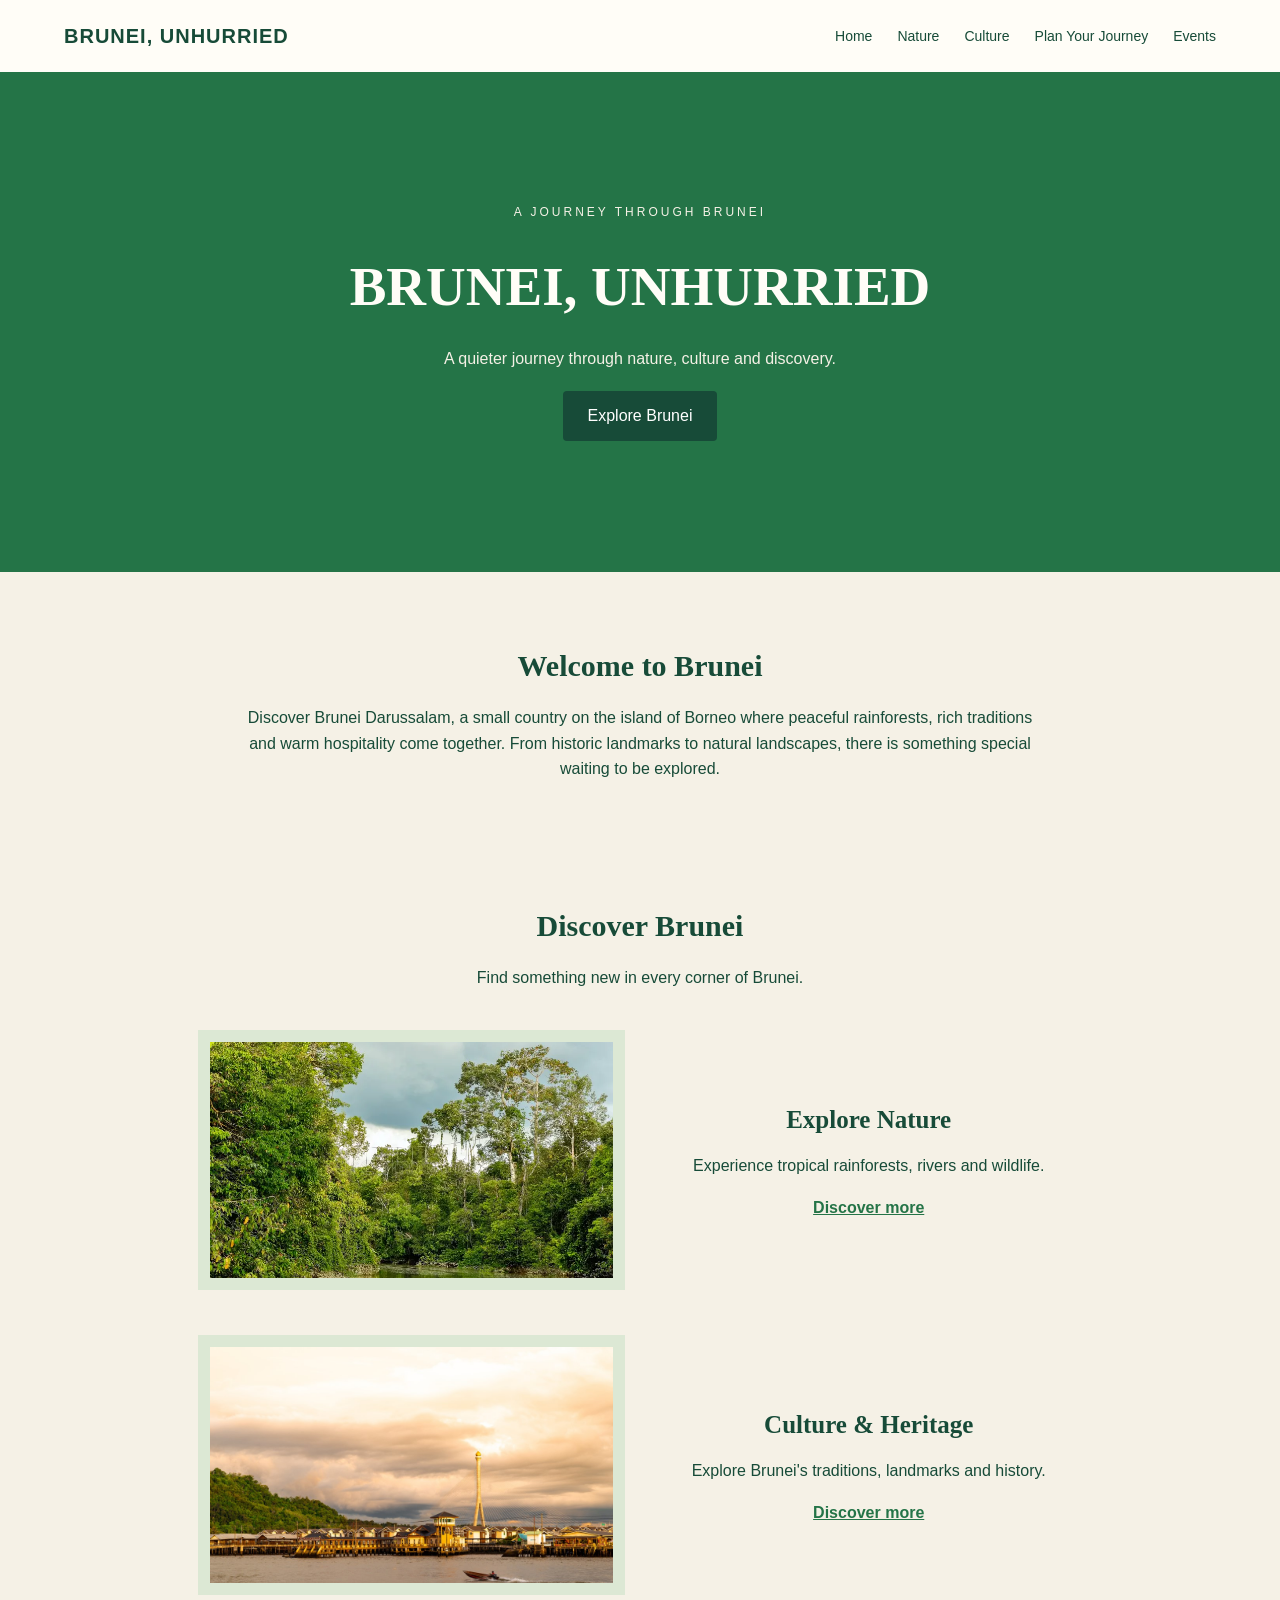
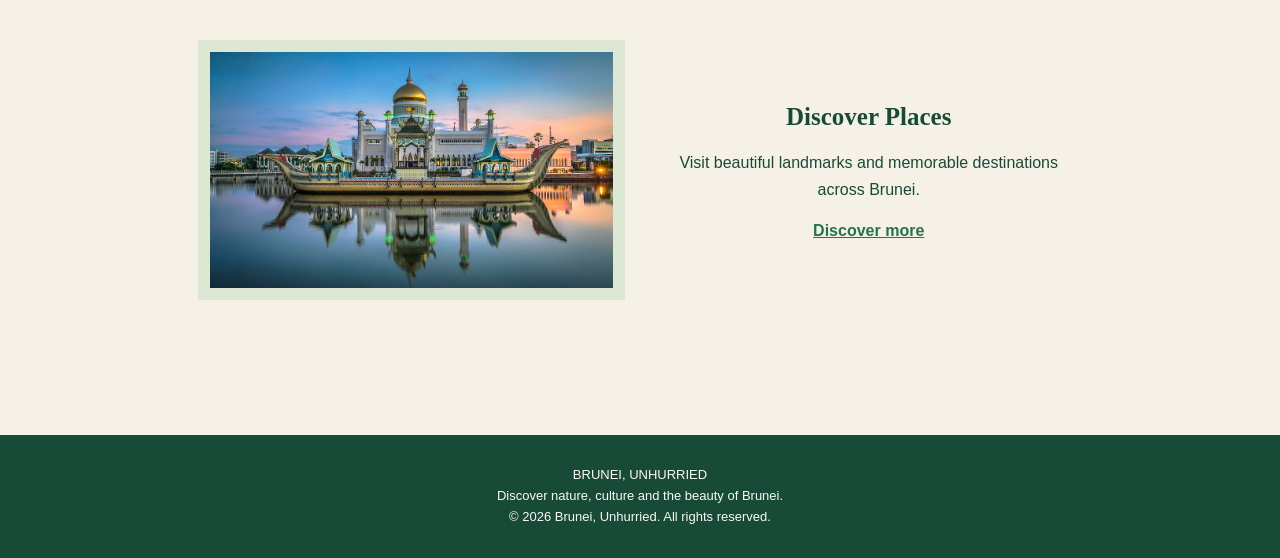
<file: index.html>
<!DOCTYPE html>
<html lang="en">
<head>
    <meta charset="UTF-8">
    <meta name="viewport" content="width=device-width, initial-scale=1.0">

    <title>Brunei, Unhurried | Discover Brunei</title>

    <!-- Link to external CSS -->
    <link rel="stylesheet" href="css/style.css">
</head>

<body>

    <!-- Website navigation -->
    <header>
        <nav class="navbar">
            <a href="index.html" class="logo">BRUNEI, UNHURRIED</a>

            <button class="menu-toggle" aria-label="Open navigation menu"
                aria-expanded="false">
                ☰
            </button>

            <ul class="nav-links">
                <li><a href="index.html">Home</a></li>
                <li><a href="discover.html">Nature</a></li>
                <li><a href="attractions.html">Culture</a></li>
                <li><a href="plan.html">Plan Your Journey</a></li>
                <li><a href="events-contact.html">Events</a></li>
            </ul>
        </nav>
    </header>

    <!-- Main homepage content -->
    <main>

        <!-- Hero section -->
        <section class="hero">
            <div class="hero-content">
                <p class="hero-subtitle">A JOURNEY THROUGH BRUNEI</p>

                <h1>BRUNEI, UNHURRIED</h1>

                <p>
                    A quieter journey through nature,
                    culture and discovery.
                </p>

                <a href="discover.html" class="main-button">
                    Explore Brunei
                </a>
            </div>
        </section>

        <!-- Welcome section -->
        <section class="welcome">
            <h2>Welcome to Brunei</h2>

            <p>
                Discover Brunei Darussalam, a small country on the
                island of Borneo where peaceful rainforests,
                rich traditions and warm hospitality come together.
                From historic landmarks to natural landscapes,
                there is something special waiting to be explored.
            </p>
        </section>

        <!-- Featured destinations -->
        <section class="discover">
            <h2>Discover Brunei</h2>

            <p class="section-intro">
                Find something new in every corner of Brunei.
            </p>

           
<div class="home-discover-list">

    <article class="home-discover-card">
        <div class="home-discover-image">
            <img src="images/nature.jpg"
                 alt="Tropical rainforest in Brunei">
        </div>

        <div class="home-discover-text">
            <h3>Explore Nature</h3>
            <p>Experience tropical rainforests, rivers and wildlife.</p>
            <a href="discover.html">Discover more</a>
        </div>
    </article>

    <article class="home-discover-card">
        <div class="home-discover-image">
            <img src="images/culture.jpg"
                 alt="Traditional water village in Brunei">
        </div>

        <div class="home-discover-text">
            <h3>Culture & Heritage</h3>
            <p>Explore Brunei's traditions, landmarks and history.</p>
            <a href="attractions.html">Discover more</a>
        </div>
    </article>

    <article class="home-discover-card">
        <div class="home-discover-image">
            <img src="images/places.jpg"
                 alt="Omar Ali Saifuddien Mosque in Brunei">
        </div>

        <div class="home-discover-text">
            <h3>Discover Places</h3>
            <p>Visit beautiful landmarks and memorable destinations across Brunei.</p>
            <a href="attractions.html">Discover more</a>
        </div>
    </article>

</div>

        </section>

    </main>

    <!-- Website footer -->
    <footer class="footer">
        <p>BRUNEI, UNHURRIED</p>
        <p>Discover nature, culture and the beauty of Brunei.</p>
        <p>&copy; 2026 Brunei, Unhurried. All rights reserved.</p>
    </footer>

    <!-- Link to external JavaScript -->
    <script src="js/script.js"></script>

</body>
</html>
</file>
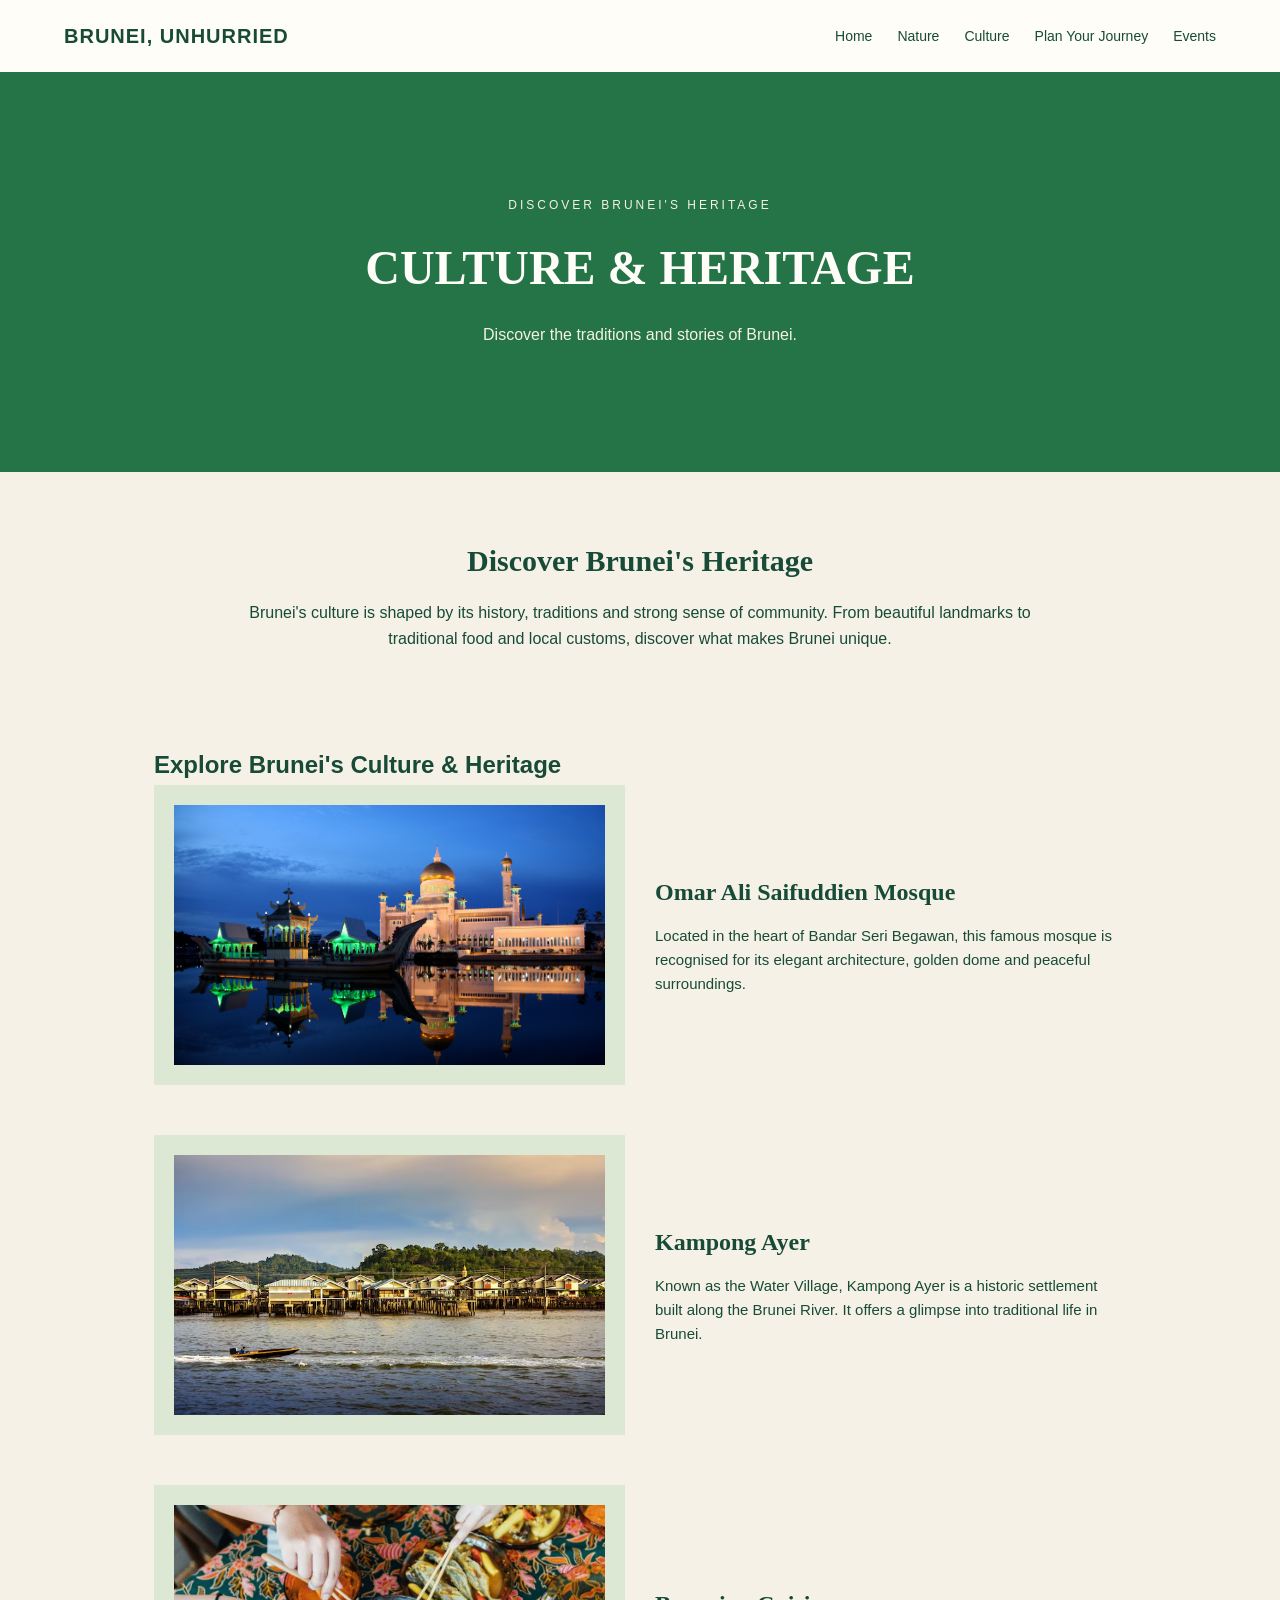
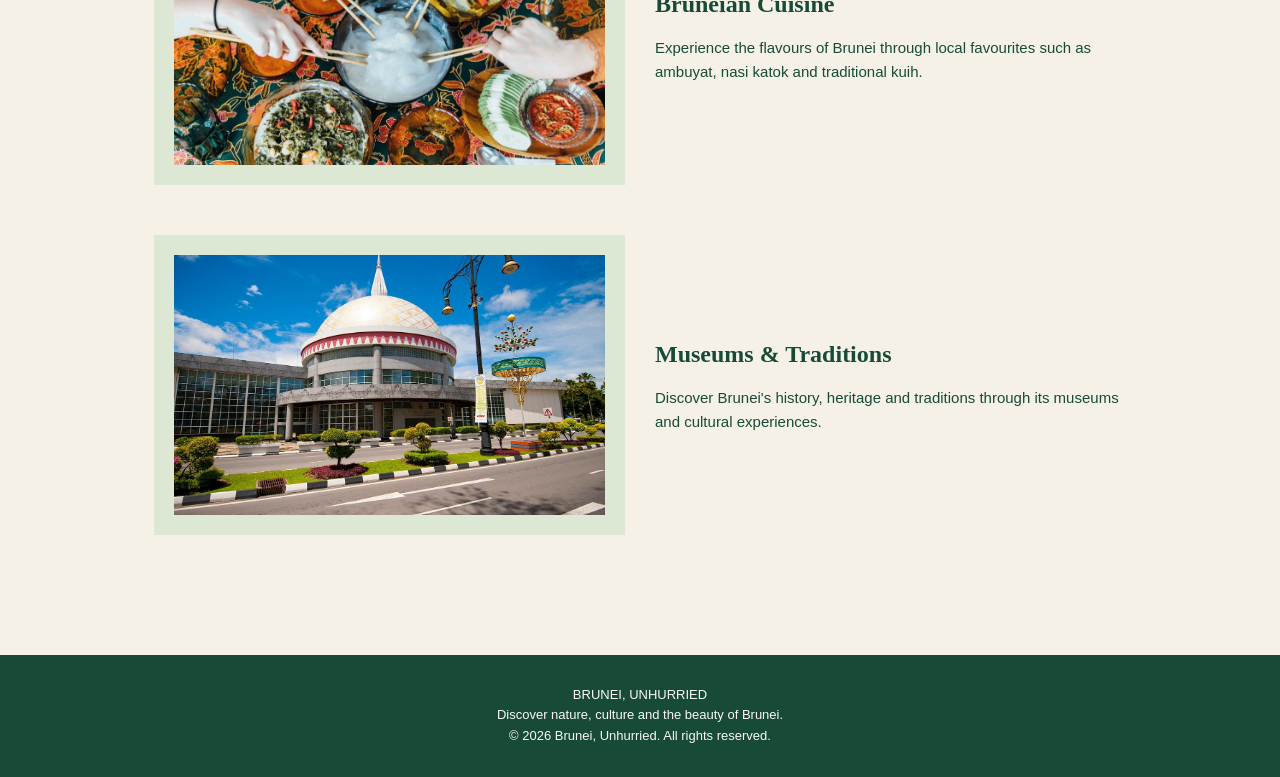
<file: attractions.html>
<!DOCTYPE html>
<html lang="en">

<head>
    <meta charset="UTF-8">
    <meta name="viewport" content="width=device-width, initial-scale=1.0">

    <title>Culture & Places | Brunei, Unhurried</title>

    <link rel="stylesheet" href="css/style.css">
</head>

<body>

    <!-- Website navigation -->
    <header>
        <nav class="navbar">

            <a href="index.html" class="logo">
                BRUNEI, UNHURRIED
            </a>

            <button class="menu-toggle"
                aria-label="Open navigation menu"
                aria-expanded="false">
                ☰
            </button>

            <ul class="nav-links">
                <li><a href="index.html">Home</a></li>
                <li><a href="discover.html">Nature</a></li>
                <li><a href="attractions.html">Culture</a></li>
                <li><a href="plan.html">Plan Your Journey</a></li>
                <li><a href="events-contact.html">Events</a></li>
            </ul>

        </nav>
    </header>

    <main>

        <!-- Culture hero section -->
        <section class="culture-hero">
            <div>
                <p class="hero-subtitle">DISCOVER BRUNEI'S HERITAGE</p>

                <h1>CULTURE & HERITAGE</h1>

                <p>
                    Discover the traditions and stories of Brunei.
                </p>
            </div>
        </section>

        <!-- Introduction -->
        <section class="culture-intro">
            <h2>Discover Brunei's Heritage</h2>

            <p>
                Brunei's culture is shaped by its history,
                traditions and strong sense of community.
                From beautiful landmarks to traditional
                food and local customs, discover what
                makes Brunei unique.
            </p>
        </section>

        <!-- Culture destinations -->
        <section class="culture-destinations">
            <h2>Explore Brunei's Culture & Heritage</h2>

            <!-- Omar Ali Saifuddien Mosque -->
            <article class="culture-card">

                <div class="culture-image">
    <img src="images/mosque.jpg"
         alt="Omar Ali Saifuddien Mosque in Bandar Seri Begawan">
</div>
                <div class="culture-text">
                    <h2>Omar Ali Saifuddien Mosque</h2>

                    <p>
                        Located in the heart of Bandar Seri Begawan,
                        this famous mosque is recognised for its
                        elegant architecture, golden dome and
                        peaceful surroundings.
                    </p>
                </div>

            </article>

            <!-- Kampong Ayer -->
            <article class="culture-card">

                <div class="culture-image">
    <img src="images/kampong-ayer.jpg"
         alt="Traditional houses in Kampong Ayer">
</div>

                <div class="culture-text">
                    <h2>Kampong Ayer</h2>

                    <p>
                        Known as the Water Village, Kampong Ayer
                        is a historic settlement built along
                        the Brunei River. It offers a glimpse
                        into traditional life in Brunei.
                    </p>
                </div>

            </article>

            <!-- Bruneian cuisine -->
            <article class="culture-card">

                <div class="culture-image">
    <img src="images/brunei-food.jpg"
         alt="Traditional Bruneian cuisine">
</div>

                <div class="culture-text">
                    <h2>Bruneian Cuisine</h2>

                    <p>
                        Experience the flavours of Brunei through
                        local favourites such as ambuyat, nasi
                        katok and traditional kuih.
                    </p>
                </div>

            </article>

            <!-- Museums and traditions -->
            <article class="culture-card">

                <div class="culture-image">
    <img src="images/museum.jpg"
         alt="Royal Regalia Museum in Brunei">
</div>

                <div class="culture-text">
                    <h2>Museums & Traditions</h2>

                    <p>
                        Discover Brunei's history, heritage
                        and traditions through its museums
                        and cultural experiences.
                    </p>
                </div>

            </article>

        </section>

    </main>

    <!-- Website footer -->
    <footer class="footer">

        <p>BRUNEI, UNHURRIED</p>

        <p>Discover nature, culture and the beauty of Brunei.</p>

        <p>&copy; 2026 Brunei, Unhurried. All rights reserved.</p>

    </footer>

    <script src="js/script.js"></script>

</body>
</html>
</file>
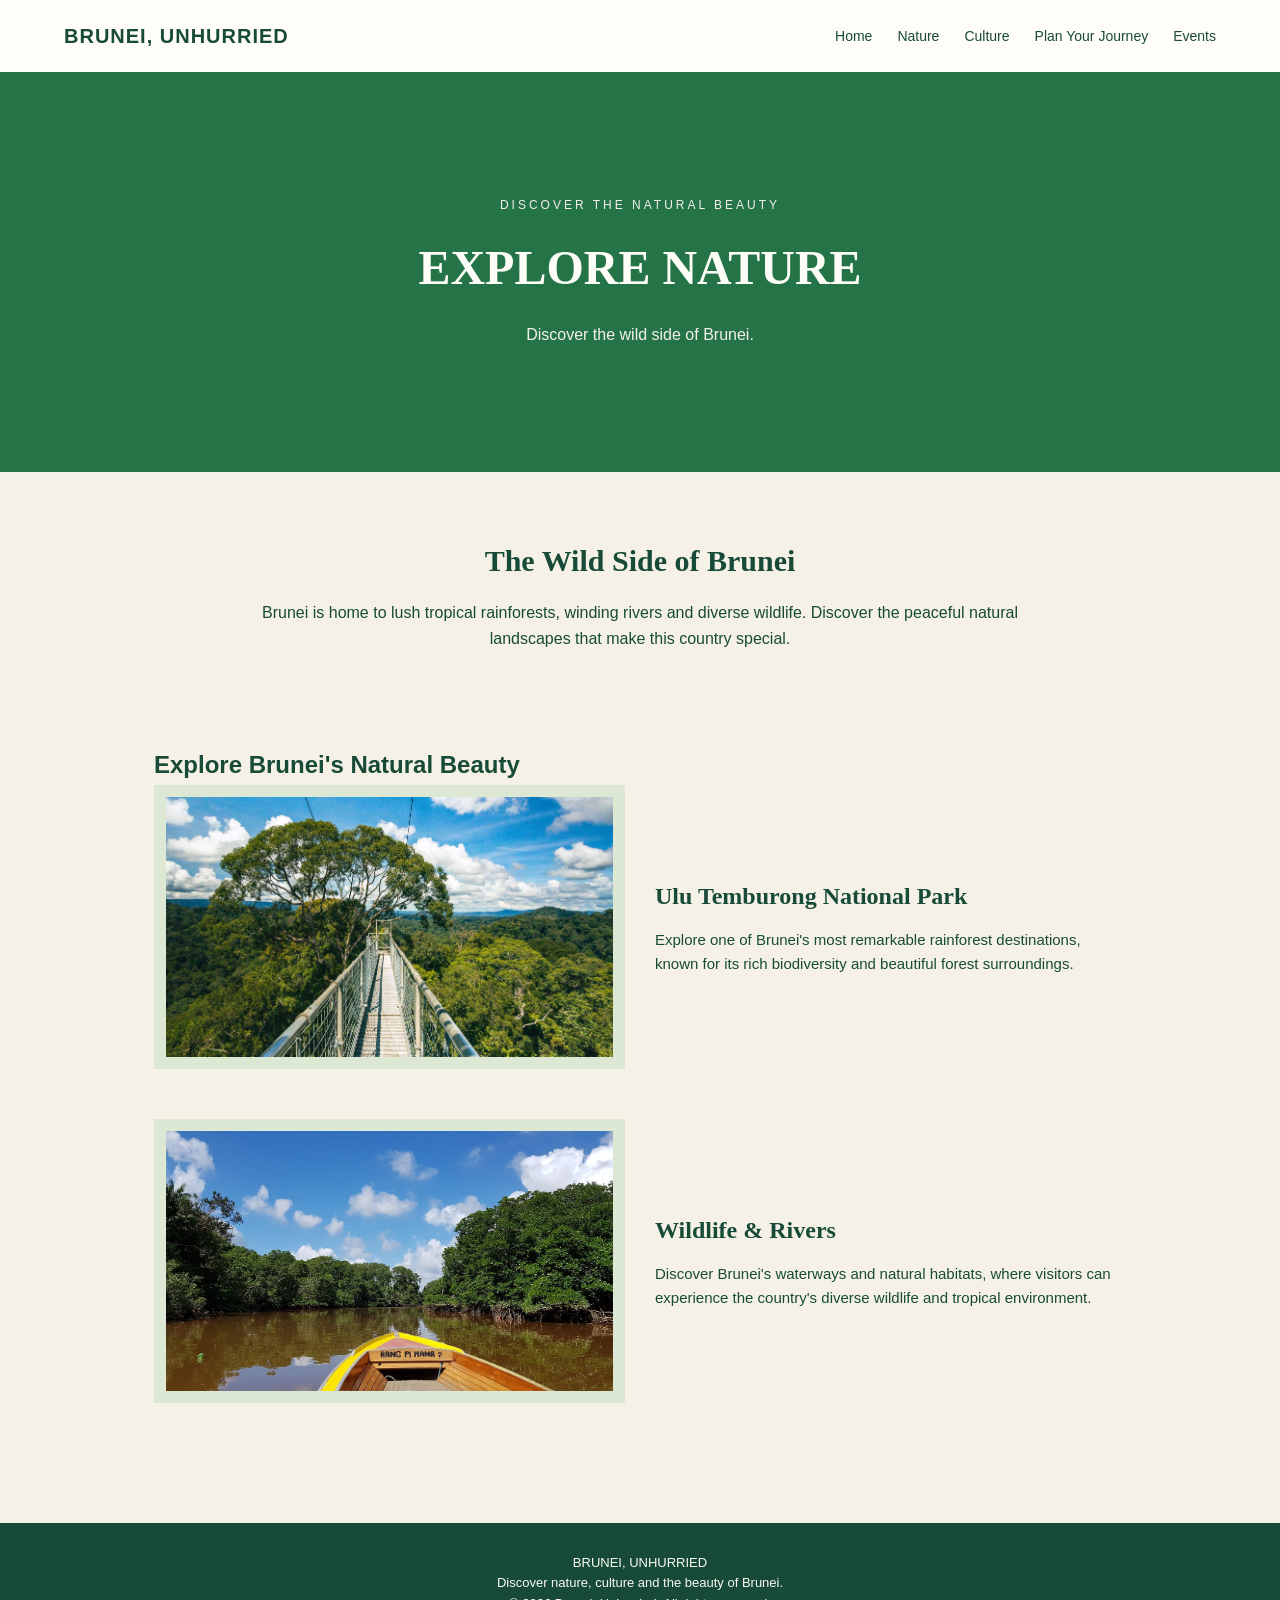
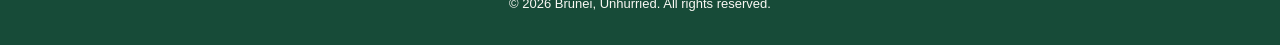
<file: discover.html>
<!DOCTYPE html>
<html lang="en">

<head>
    <meta charset="UTF-8">
    <meta name="viewport" content="width=device-width, initial-scale=1.0">

    <title>Explore Nature | Brunei, Unhurried</title>

    <link rel="stylesheet" href="css/style.css">
</head>

<body>

    <!-- Website navigation -->
    <header>
        <nav class="navbar">

            <a href="index.html" class="logo">
                BRUNEI, UNHURRIED
            </a>

            <button class="menu-toggle"
                aria-label="Open navigation menu"
                aria-expanded="false">
                ☰
            </button>

            <ul class="nav-links">
                <li><a href="index.html">Home</a></li>
                <li><a href="discover.html">Nature</a></li>
                <li><a href="attractions.html">Culture</a></li>
                <li><a href="plan.html">Plan Your Journey</a></li>
                <li><a href="events-contact.html">Events</a></li>
            </ul>

        </nav>
    </header>

    <main>

        <!-- Nature page banner -->
        <section class="nature-hero">
            <div>
                <p class="hero-subtitle">DISCOVER THE NATURAL BEAUTY</p>

                <h1>EXPLORE NATURE</h1>

                <p>Discover the wild side of Brunei.</p>
            </div>
        </section>

        <!-- Introduction -->
        <section class="nature-intro">
            <h2>The Wild Side of Brunei</h2>

            <p>
                Brunei is home to lush tropical rainforests,
                winding rivers and diverse wildlife.
                Discover the peaceful natural landscapes
                that make this country special.
            </p>
        </section>

        <!-- Nature destinations -->
        <section class="nature-destinations">
            <h2>Explore Brunei's Natural Beauty</h2>

            <article class="nature-card">
<div class="nature-image">
    <img src="images/ulu-temburong.jpg"
         alt="Rainforest landscape in Ulu Temburong National Park">
</div>

                <div class="nature-text">
                    <h2>Ulu Temburong National Park</h2>

                    <p>
                        Explore one of Brunei's most remarkable
                        rainforest destinations, known for its
                        rich biodiversity and beautiful forest
                        surroundings.
                    </p>
                </div>

            </article>

            <article class="nature-card">

                <div class="nature-image">
    <img src="images/brunei-river.jpg"
         alt="River landscape in Brunei">
</div>

                <div class="nature-text">
                    <h2>Wildlife & Rivers</h2>

                    <p>
                        Discover Brunei's waterways and natural
                        habitats, where visitors can experience
                        the country's diverse wildlife and
                        tropical environment.
                    </p>
                </div>

            </article>

        </section>

    </main>

    <!-- Website footer -->
    <footer class="footer">

        <p>BRUNEI, UNHURRIED</p>

        <p>Discover nature, culture and the beauty of Brunei.</p>

        <p>&copy; 2026 Brunei, Unhurried. All rights reserved.</p>

    </footer>

    <script src="js/script.js"></script>

</body>
</html>
</file>
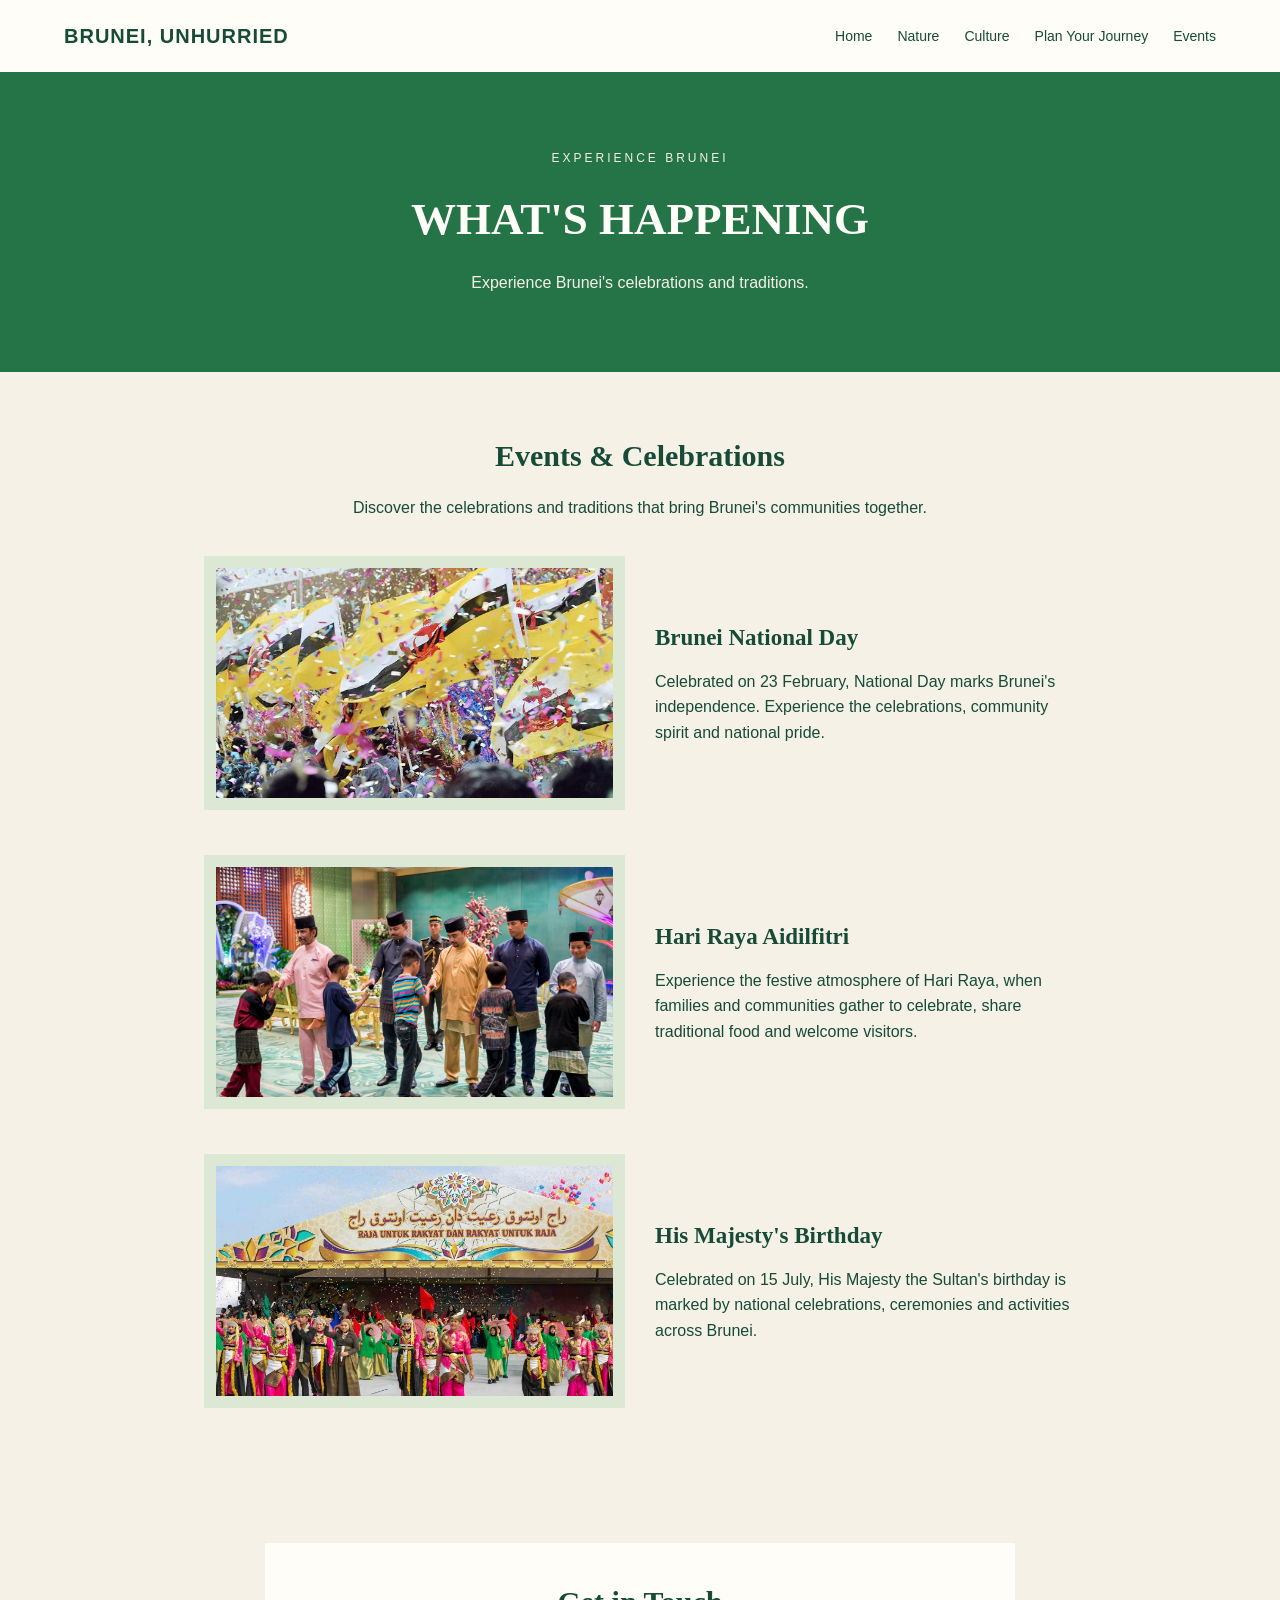
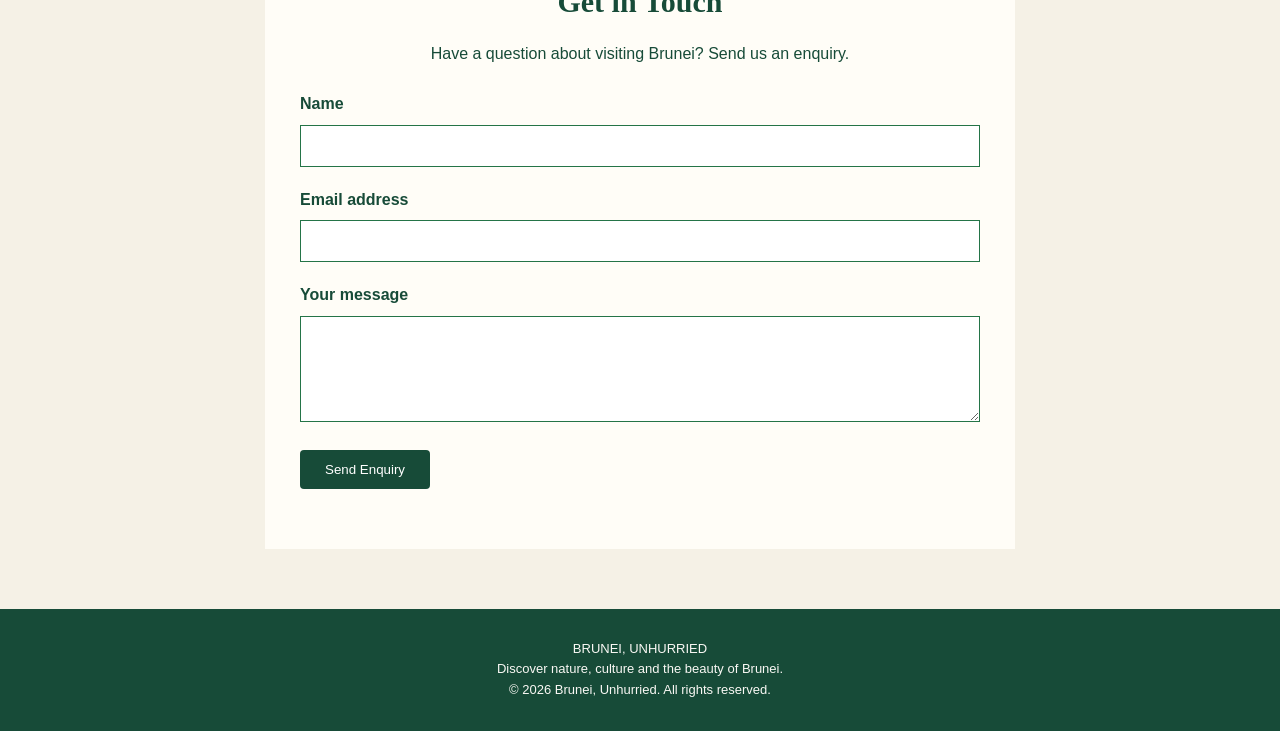
<file: events-contact.html>
<!DOCTYPE html>
<html lang="en">

<head>
    <meta charset="UTF-8">
    <meta name="viewport" content="width=device-width, initial-scale=1.0">

    <title>Events & Contact | Brunei, Unhurried</title>

    <link rel="stylesheet" href="css/style.css">
</head>

<body>

    <!-- Website navigation -->
    <header>
        <nav class="navbar">

            <a href="index.html" class="logo">
                BRUNEI, UNHURRIED
            </a>

            <button class="menu-toggle"
                aria-label="Open navigation menu"
                aria-expanded="false">
                ☰
            </button>

            <ul class="nav-links">
                <li><a href="index.html">Home</a></li>
                <li><a href="discover.html">Nature</a></li>
                <li><a href="attractions.html">Culture</a></li>
                <li><a href="plan.html">Plan Your Journey</a></li>
                <li><a href="events-contact.html">Events</a></li>
            </ul>

        </nav>
    </header>

    <main>

        <!-- Events banner -->
        <section class="events-hero">
            <div>
                <p class="hero-subtitle">EXPERIENCE BRUNEI</p>

                <h1>WHAT'S HAPPENING</h1>

                <p>
                    Experience Brunei's celebrations and traditions.
                </p>
            </div>
        </section>

        <!-- Events section -->
        <section class="events-section">

            <h2>Events & Celebrations</h2>

            <p class="events-intro">
                Discover the celebrations and traditions
                that bring Brunei's communities together.
            </p>

            <!-- National Day -->
            <article class="event-card">

                <div class="event-image">
    <img src="images/national-day.jpg" alt="Brunei National Day celebration">
</div>

                <div class="event-text">
                    <h3>Brunei National Day</h3>

                    <p>
                        Celebrated on 23 February, National Day
                        marks Brunei's independence. Experience
                        the celebrations, community spirit and
                        national pride.
                    </p>
                </div>

            </article>

            <!-- Hari Raya -->
            <article class="event-card">

                <div class="event-image">
    <img src="images/hari-raya.jpg" alt="Hari Raya Aidilfitri celebration in Brunei">
</div>

                <div class="event-text">
                    <h3>Hari Raya Aidilfitri</h3>

                    <p>
                        Experience the festive atmosphere of
                        Hari Raya, when families and communities
                        gather to celebrate, share traditional
                        food and welcome visitors.
                    </p>
                </div>

            </article>

            
<!-- His Majesty's Birthday -->
<article class="event-card">

    <div class="event-image">
        <img src="images/sultan-birthday.jpg"
     alt="His Majesty's Birthday celebrations in Brunei">
    </div>

    <div class="event-text">
        <h3>His Majesty's Birthday</h3>

        <p>
            Celebrated on 15 July, His Majesty the Sultan's
            birthday is marked by national celebrations,
            ceremonies and activities across Brunei.
        </p>
    </div>

</article>

        </section>

        <!-- Contact form -->
        <section class="contact-section">

            <h2>Get in Touch</h2>

            <p>
                Have a question about visiting Brunei?
                Send us an enquiry.
            </p>

            <form id="contactForm">

                <div class="contact-group">
                    <label for="contactName">Name</label>

                    <input type="text" id="contactName"
                        name="name" required>
                </div>

                <div class="contact-group">
                    <label for="contactEmail">Email address</label>

                    <input type="email" id="contactEmail"
                        name="email" required>
                </div>

                <div class="contact-group">
                    <label for="contactMessage">Your message</label>

                    <textarea id="contactMessage"
                        name="message" rows="5" required></textarea>
                </div>

                <button type="submit" class="main-button">
                    Send Enquiry
                </button>

            </form>

            <p id="contactStatus" aria-live="polite"></p>

        </section>

    </main>

    <!-- Website footer -->
    <footer class="footer">

        <p>BRUNEI, UNHURRIED</p>

        <p>Discover nature, culture and the beauty of Brunei.</p>

        <p>&copy; 2026 Brunei, Unhurried. All rights reserved.</p>

    </footer>

    <script src="js/script.js"></script>

</body>
</html>
</file>
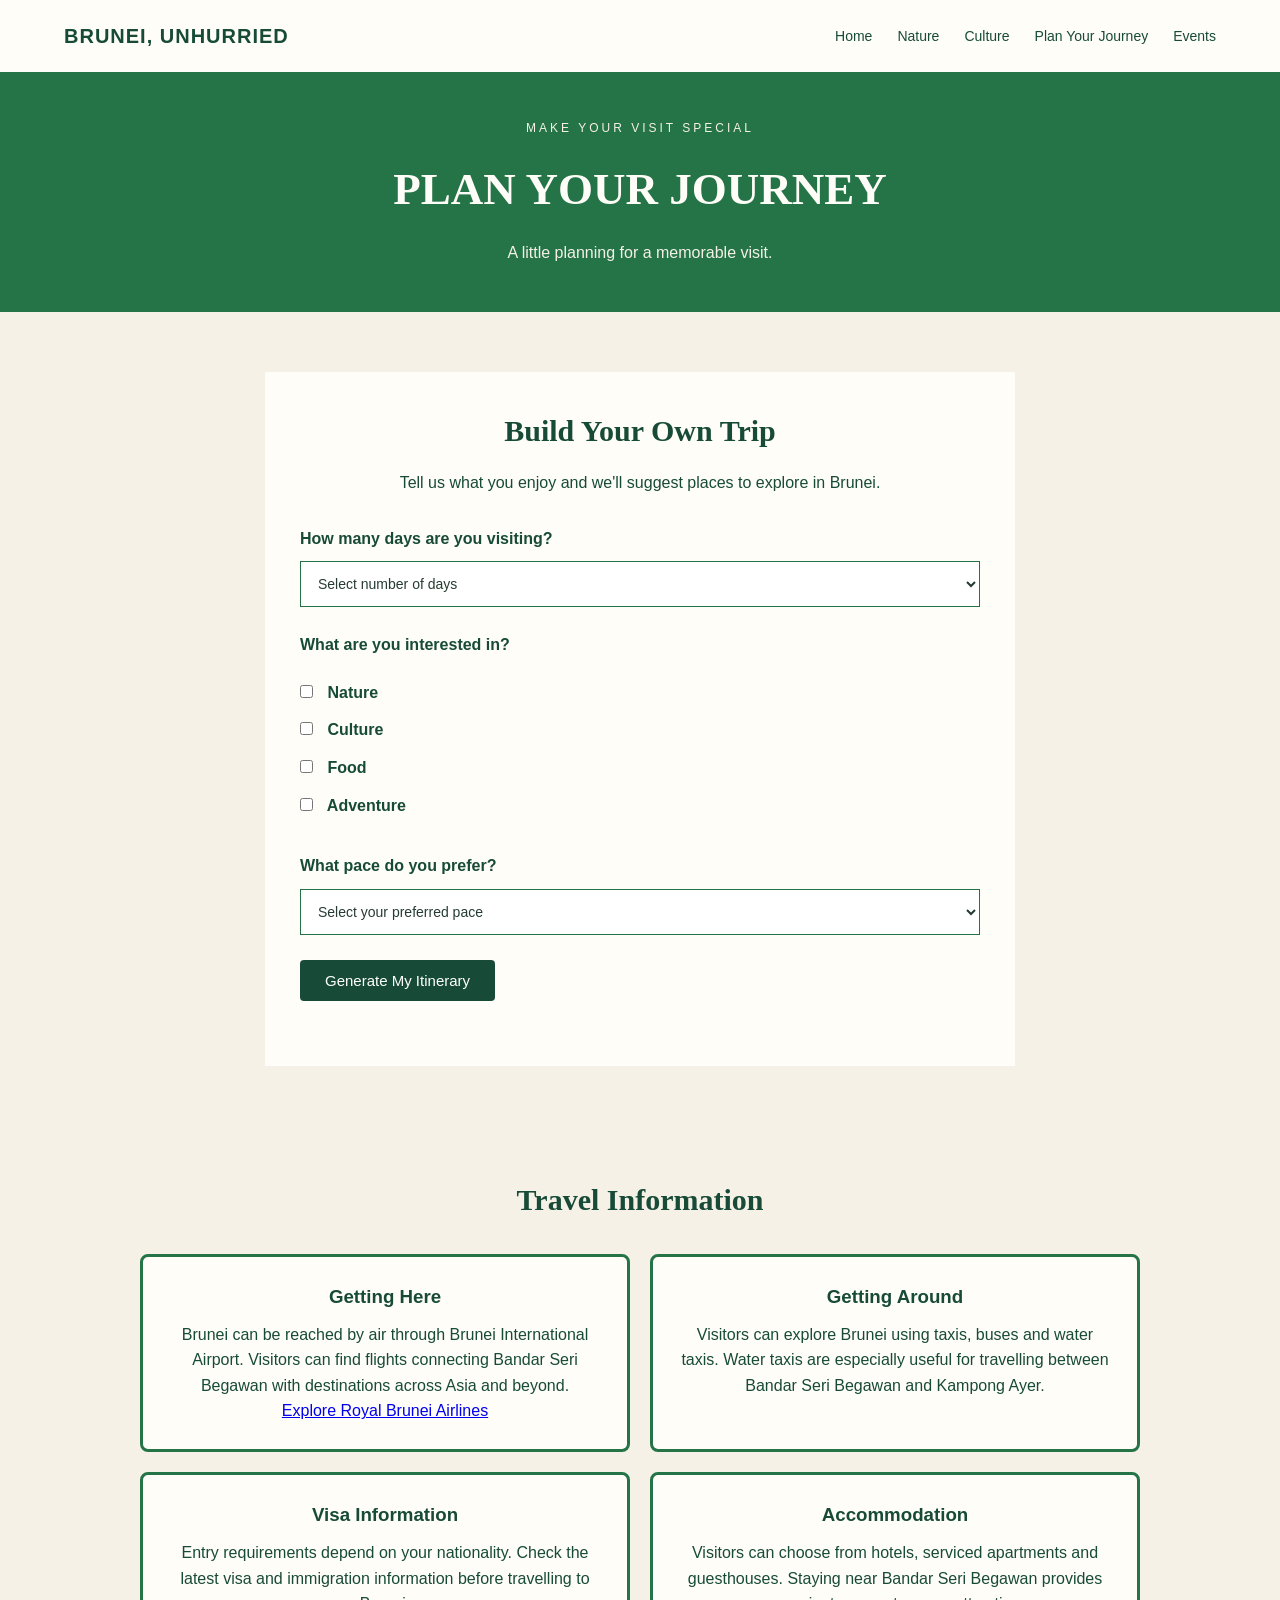
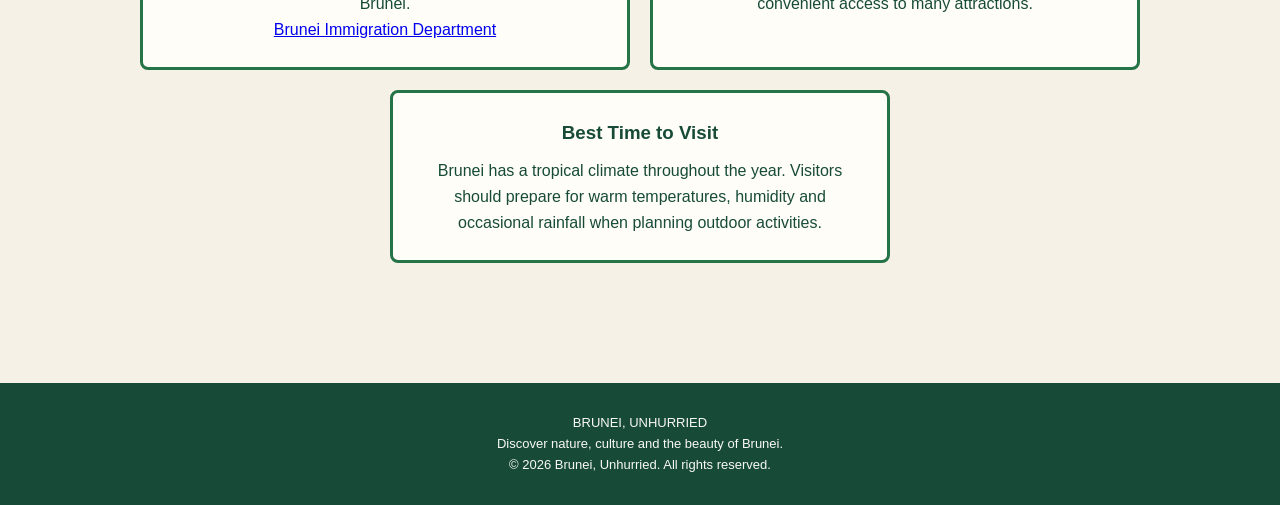
<file: plan.html>
<!DOCTYPE html>
<html lang="en">

<head>
    <meta charset="UTF-8">
    <meta name="viewport" content="width=device-width, initial-scale=1.0">

    <title>Plan Your Journey | Brunei, Unhurried</title>

    <link rel="stylesheet" href="css/style.css">
</head>

<body>

    <!-- Website navigation -->
    <header>
        <nav class="navbar">

            <a href="index.html" class="logo">
                BRUNEI, UNHURRIED
            </a>

            <button class="menu-toggle"
                aria-label="Open navigation menu"
                aria-expanded="false">
                ☰
            </button>

            <ul class="nav-links">
                <li><a href="index.html">Home</a></li>
                <li><a href="discover.html">Nature</a></li>
                <li><a href="attractions.html">Culture</a></li>
                <li><a href="plan.html">Plan Your Journey</a></li>
                <li><a href="events-contact.html">Events</a></li>
            </ul>

        </nav>
    </header>

    <main>

        <!-- Main banner -->
        <section class="plan-hero">
            <div>
                <p class="hero-subtitle">MAKE YOUR VISIT SPECIAL</p>

                <h1>PLAN YOUR JOURNEY</h1>

                <p>A little planning for a memorable visit.</p>
            </div>
        </section>

        <!-- Interactive trip planner -->
        <section class="trip-planner">

            <h2>Build Your Own Trip</h2>

            <p class="planner-intro">
                Tell us what you enjoy and we'll suggest
                places to explore in Brunei.
            </p>

            <form id="tripForm">

                <div class="form-group">
                    <label for="days">How many days are you visiting?</label>

                    <select id="days" name="days" required>
                        <option value="">Select number of days</option>
                        <option value="1">1 day</option>
                        <option value="2">2 days</option>
                        <option value="3">3 days</option>
                        <option value="4">4 days</option>
                        <option value="5">5 days</option>
                    </select>
                </div>

                <fieldset class="form-group">
                    <legend>What are you interested in?</legend>

                    <label class="checkbox-option">
                        <input type="checkbox" name="interest" value="nature">
                        Nature
                    </label>

                    <label class="checkbox-option">
                        <input type="checkbox" name="interest" value="culture">
                        Culture
                    </label>

                    <label class="checkbox-option">
                        <input type="checkbox" name="interest" value="food">
                        Food
                    </label>

                    <label class="checkbox-option">
                        <input type="checkbox" name="interest" value="adventure">
                        Adventure
                    </label>
                </fieldset>

                <div class="form-group">
                    <label for="pace">What pace do you prefer?</label>

                    <select id="pace" name="pace" required>
                        <option value="">Select your preferred pace</option>
                        <option value="relaxed">Relaxed</option>
                        <option value="balanced">Balanced</option>
                        <option value="active">Active</option>
                    </select>
                </div>

                <button type="submit" class="main-button">
                    Generate My Itinerary
                </button>

            </form>

            <!-- Suggested itinerary will appear here -->
            <div id="itineraryResult" class="itinerary-result"
                aria-live="polite">

            </div>

        </section>

        <!-- Practical travel information -->
        <section class="travel-info">

            <h2>Travel Information</h2>

            <div class="travel-info-grid">

                <article>
    <h3>Getting Here</h3>
    <p>
        Brunei can be reached by air through Brunei
        International Airport. Visitors can find flights
        connecting Bandar Seri Begawan with destinations
        across Asia and beyond.
    </p>
    <a href="https://www.flyroyalbrunei.com/"
       target="_blank" rel="noopener noreferrer">
        Explore Royal Brunei Airlines
    </a>
</article>
<article>
    <h3>Getting Around</h3>
    <p>
        Visitors can explore Brunei using taxis, buses
        and water taxis. Water taxis are especially useful
        for travelling between Bandar Seri Begawan and
        Kampong Ayer.
    </p>
</article>

                <article>
    <h3>Visa Information</h3>
    <p>
        Entry requirements depend on your nationality.
        Check the latest visa and immigration information
        before travelling to Brunei.
    </p>
    <a href="https://www.immigration.gov.bn/"
       target="_blank" rel="noopener noreferrer">
        Brunei Immigration Department
    </a>
</article>
<article>
    <h3>Accommodation</h3>
    <p>
        Visitors can choose from hotels, serviced
        apartments and guesthouses. Staying near
        Bandar Seri Begawan provides convenient access
        to many attractions.
    </p>
</article>

               <article>
    <h3>Best Time to Visit</h3>
    <p>
        Brunei has a tropical climate throughout the year.
        Visitors should prepare for warm temperatures,
        humidity and occasional rainfall when planning
        outdoor activities.
    </p>
</article>

            </div>

        </section>

    </main>

    <!-- Website footer -->
    <footer class="footer">

        <p>BRUNEI, UNHURRIED</p>

        <p>Discover nature, culture and the beauty of Brunei.</p>

        <p>&copy; 2026 Brunei, Unhurried. All rights reserved.</p>

    </footer>

    <script src="js/script.js"></script>

</body>
</html>
</file>
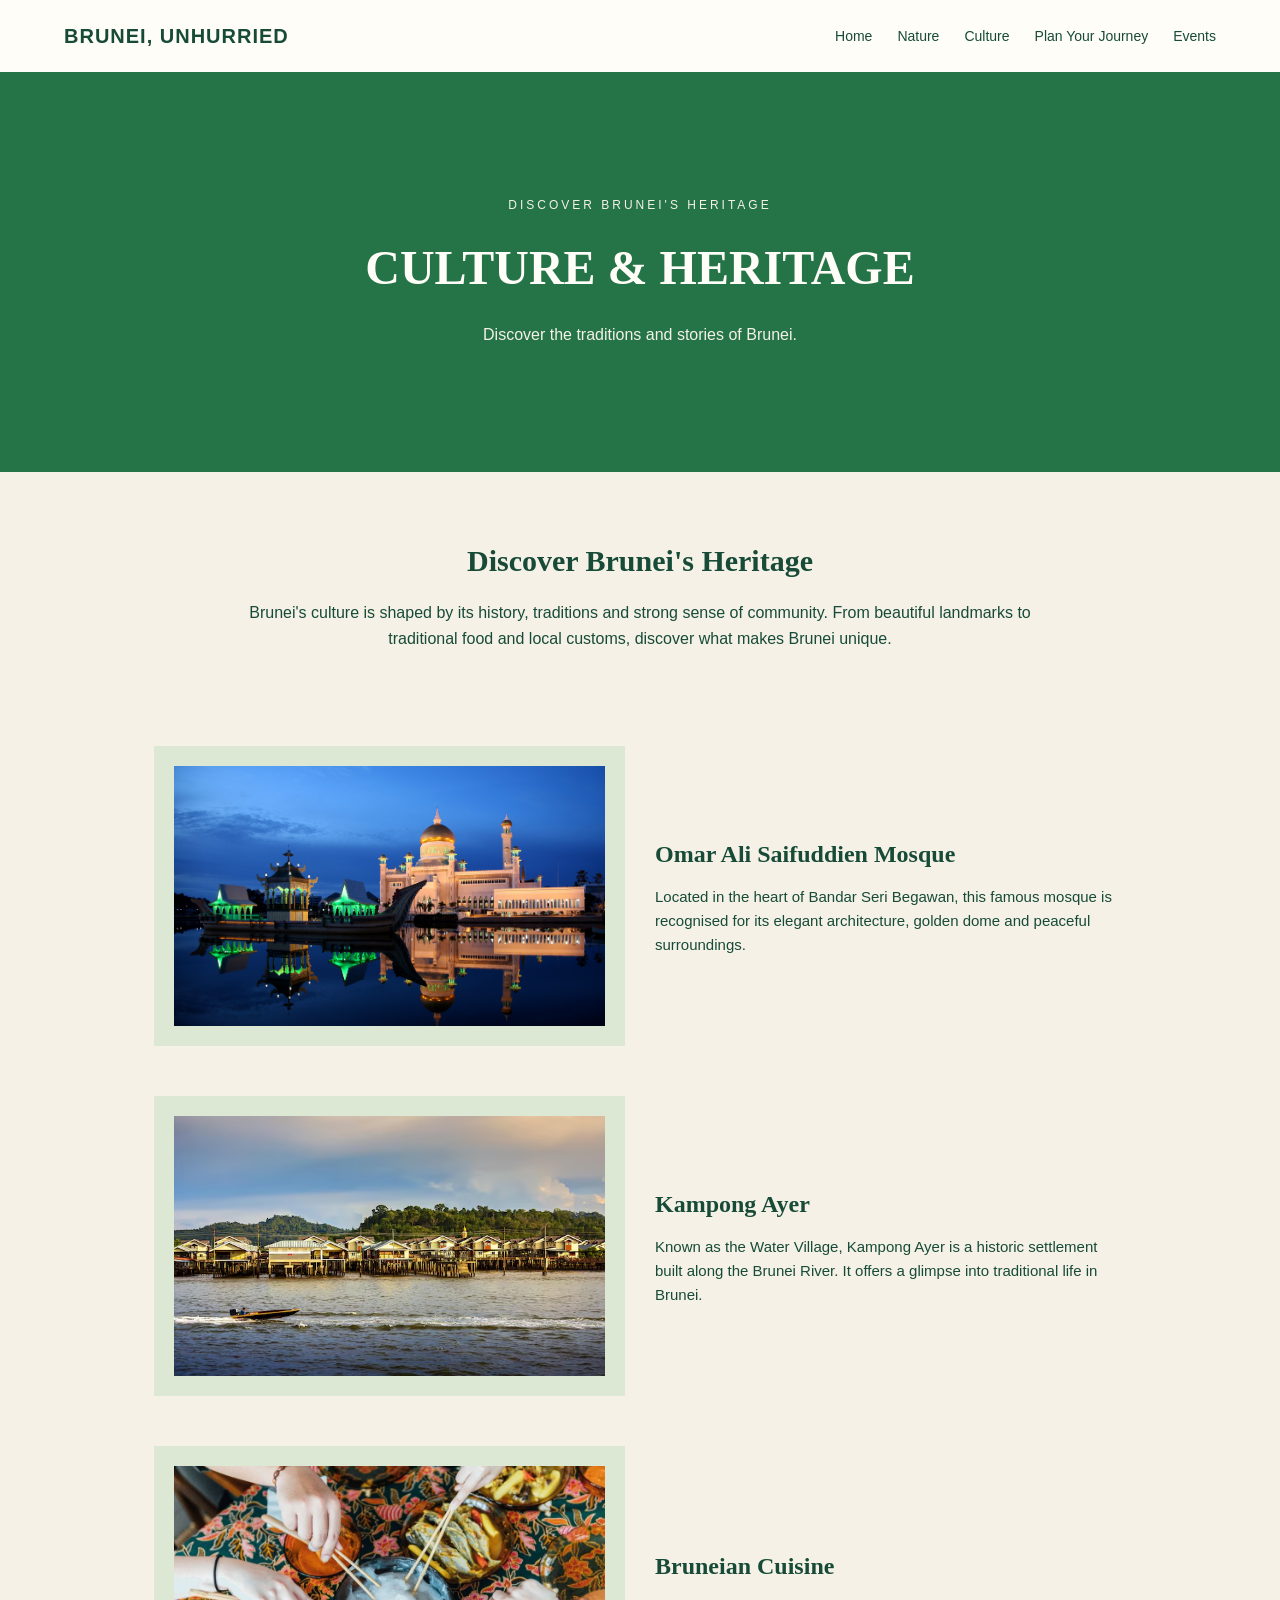
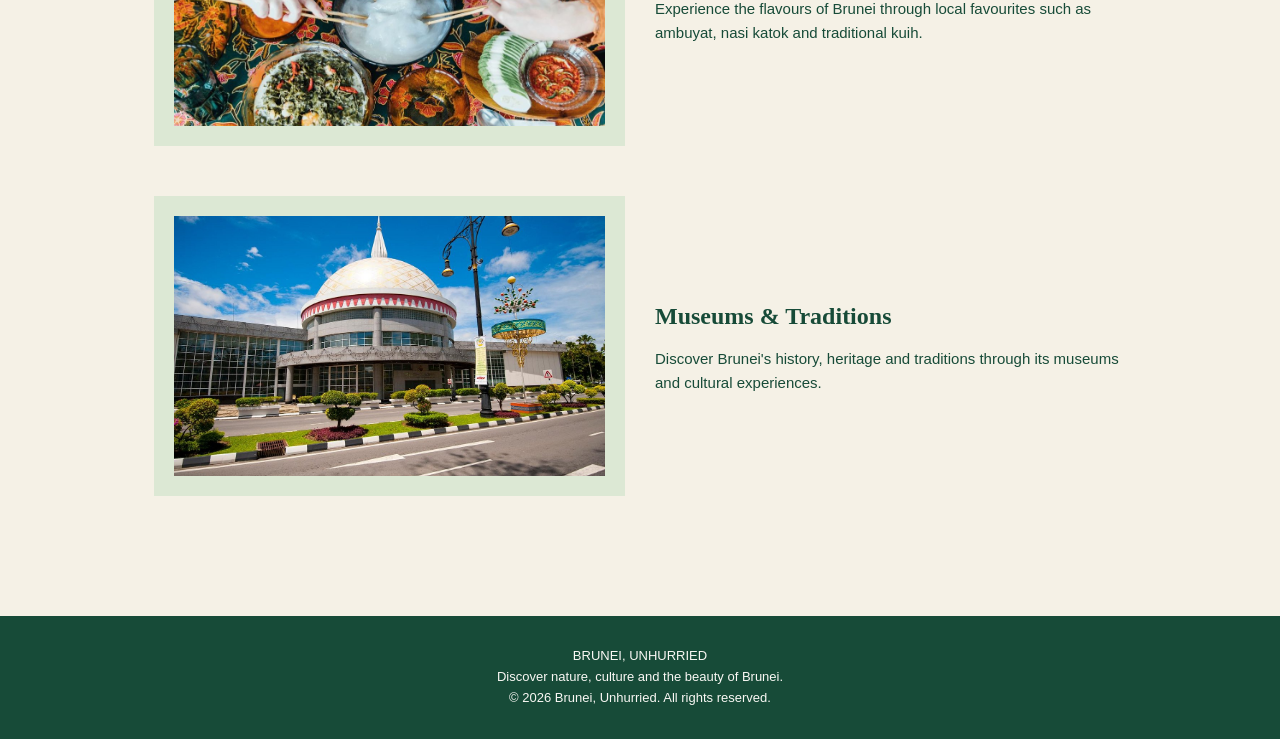
<file: CS4127_Tourism_A1/attractions.html>
<!DOCTYPE html>
<html lang="en">

<head>
    <meta charset="UTF-8">
    <meta name="viewport" content="width=device-width, initial-scale=1.0">

    <title>Culture & Places | Brunei, Unhurried</title>

    <link rel="stylesheet" href="css/style.css">
</head>

<body>

    <!-- Website navigation -->
    <header>
        <nav class="navbar">

            <a href="index.html" class="logo">
                BRUNEI, UNHURRIED
            </a>

            <button class="menu-toggle"
                aria-label="Open navigation menu"
                aria-expanded="false">
                ☰
            </button>

            <ul class="nav-links">
                <li><a href="index.html">Home</a></li>
                <li><a href="discover.html">Nature</a></li>
                <li><a href="attractions.html">Culture</a></li>
                <li><a href="plan.html">Plan Your Journey</a></li>
                <li><a href="events-contact.html">Events</a></li>
            </ul>

        </nav>
    </header>

    <main>

        <!-- Culture hero section -->
        <section class="culture-hero">
            <div>
                <p class="hero-subtitle">DISCOVER BRUNEI'S HERITAGE</p>

                <h1>CULTURE & HERITAGE</h1>

                <p>
                    Discover the traditions and stories of Brunei.
                </p>
            </div>
        </section>

        <!-- Introduction -->
        <section class="culture-intro">
            <h2>Discover Brunei's Heritage</h2>

            <p>
                Brunei's culture is shaped by its history,
                traditions and strong sense of community.
                From beautiful landmarks to traditional
                food and local customs, discover what
                makes Brunei unique.
            </p>
        </section>

        <!-- Culture destinations -->
        <section class="culture-destinations">

            <!-- Omar Ali Saifuddien Mosque -->
            <article class="culture-card">

                <div class="culture-image">
    <img src="images/mosque.jpg"
         alt="Omar Ali Saifuddien Mosque in Bandar Seri Begawan">
</div>
                <div class="culture-text">
                    <h2>Omar Ali Saifuddien Mosque</h2>

                    <p>
                        Located in the heart of Bandar Seri Begawan,
                        this famous mosque is recognised for its
                        elegant architecture, golden dome and
                        peaceful surroundings.
                    </p>
                </div>

            </article>

            <!-- Kampong Ayer -->
            <article class="culture-card">

                <div class="culture-image">
    <img src="images/kampong-ayer.jpg"
         alt="Traditional houses in Kampong Ayer">
</div>

                <div class="culture-text">
                    <h2>Kampong Ayer</h2>

                    <p>
                        Known as the Water Village, Kampong Ayer
                        is a historic settlement built along
                        the Brunei River. It offers a glimpse
                        into traditional life in Brunei.
                    </p>
                </div>

            </article>

            <!-- Bruneian cuisine -->
            <article class="culture-card">

                <div class="culture-image">
    <img src="images/brunei-food.jpg"
         alt="Traditional Bruneian cuisine">
</div>

                <div class="culture-text">
                    <h2>Bruneian Cuisine</h2>

                    <p>
                        Experience the flavours of Brunei through
                        local favourites such as ambuyat, nasi
                        katok and traditional kuih.
                    </p>
                </div>

            </article>

            <!-- Museums and traditions -->
            <article class="culture-card">

                <div class="culture-image">
    <img src="images/museum.jpg"
         alt="Royal Regalia Museum in Brunei">
</div>

                <div class="culture-text">
                    <h2>Museums & Traditions</h2>

                    <p>
                        Discover Brunei's history, heritage
                        and traditions through its museums
                        and cultural experiences.
                    </p>
                </div>

            </article>

        </section>

    </main>

    <!-- Website footer -->
    <footer class="footer">

        <p>BRUNEI, UNHURRIED</p>

        <p>Discover nature, culture and the beauty of Brunei.</p>

        <p>&copy; 2026 Brunei, Unhurried. All rights reserved.</p>

    </footer>

    <script src="js/script.js"></script>

</body>
</html>
</file>
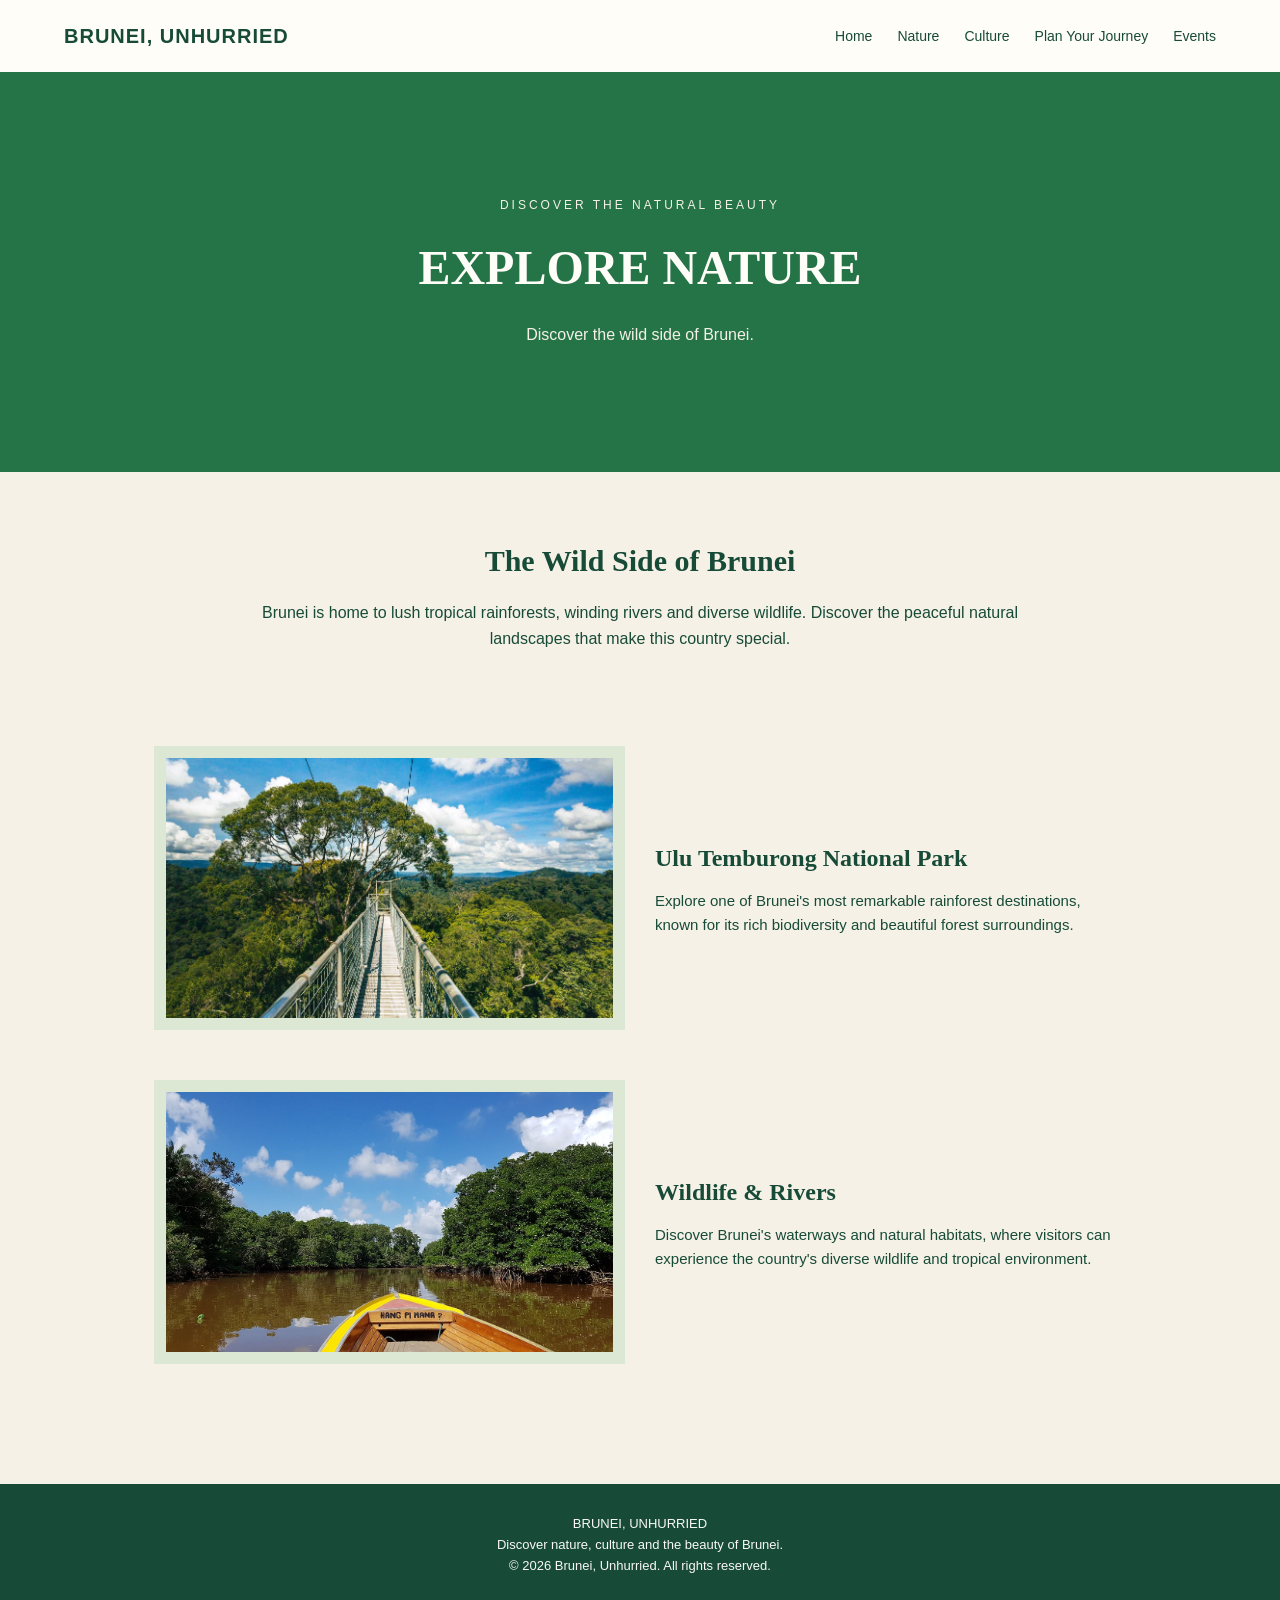
<file: CS4127_Tourism_A1/discover.html>
<!DOCTYPE html>
<html lang="en">

<head>
    <meta charset="UTF-8">
    <meta name="viewport" content="width=device-width, initial-scale=1.0">

    <title>Explore Nature | Brunei, Unhurried</title>

    <link rel="stylesheet" href="css/style.css">
</head>

<body>

    <!-- Website navigation -->
    <header>
        <nav class="navbar">

            <a href="index.html" class="logo">
                BRUNEI, UNHURRIED
            </a>

            <button class="menu-toggle"
                aria-label="Open navigation menu"
                aria-expanded="false">
                ☰
            </button>

            <ul class="nav-links">
                <li><a href="index.html">Home</a></li>
                <li><a href="discover.html">Nature</a></li>
                <li><a href="attractions.html">Culture</a></li>
                <li><a href="plan.html">Plan Your Journey</a></li>
                <li><a href="events-contact.html">Events</a></li>
            </ul>

        </nav>
    </header>

    <main>

        <!-- Nature page banner -->
        <section class="nature-hero">
            <div>
                <p class="hero-subtitle">DISCOVER THE NATURAL BEAUTY</p>

                <h1>EXPLORE NATURE</h1>

                <p>Discover the wild side of Brunei.</p>
            </div>
        </section>

        <!-- Introduction -->
        <section class="nature-intro">
            <h2>The Wild Side of Brunei</h2>

            <p>
                Brunei is home to lush tropical rainforests,
                winding rivers and diverse wildlife.
                Discover the peaceful natural landscapes
                that make this country special.
            </p>
        </section>

        <!-- Nature destinations -->
        <section class="nature-destinations">

            <article class="nature-card">
<div class="nature-image">
    <img src="images/ulu-temburong.jpg"
         alt="Rainforest landscape in Ulu Temburong National Park">
</div>

                <div class="nature-text">
                    <h2>Ulu Temburong National Park</h2>

                    <p>
                        Explore one of Brunei's most remarkable
                        rainforest destinations, known for its
                        rich biodiversity and beautiful forest
                        surroundings.
                    </p>
                </div>

            </article>

            <article class="nature-card">

                <div class="nature-image">
    <img src="images/brunei-river.jpg"
         alt="River landscape in Brunei">
</div>

                <div class="nature-text">
                    <h2>Wildlife & Rivers</h2>

                    <p>
                        Discover Brunei's waterways and natural
                        habitats, where visitors can experience
                        the country's diverse wildlife and
                        tropical environment.
                    </p>
                </div>

            </article>

        </section>

    </main>

    <!-- Website footer -->
    <footer class="footer">

        <p>BRUNEI, UNHURRIED</p>

        <p>Discover nature, culture and the beauty of Brunei.</p>

        <p>&copy; 2026 Brunei, Unhurried. All rights reserved.</p>

    </footer>

    <script src="js/script.js"></script>

</body>
</html>
</file>
<file: css/style.css>
/* General page styling */
* {
    margin: 0;
    padding: 0;
    box-sizing: border-box;
}

body {
    font-family: Arial, sans-serif;
    background-color: #F5F1E6;
    color: #174B38;
    line-height: 1.6;
}

/* Navigation bar */
.navbar {
    display: flex;
    justify-content: space-between;
    align-items: center;
    padding: 20px 5%;
    background-color: #FFFDF7;
}

.logo {
    color: #174B38;
    font-size: 20px;
    font-weight: bold;
    text-decoration: none;
    letter-spacing: 1px;
}

.nav-links {
    display: flex;
    list-style: none;
    gap: 25px;
}

.nav-links a {
    color: #174B38;
    text-decoration: none;
    font-size: 14px;
}

.nav-links a:hover {
    color: 	#247447;
}

.menu-toggle {
    display: none;
}

/* Homepage hero section */
.hero {
    min-height: 500px;
    background-color: 	#247447;
    display: flex;
    justify-content: center;
    align-items: center;
    text-align: center;
    padding: 40px 20px;
}

.hero-content {
    max-width: 650px;
}

.hero-subtitle {
    letter-spacing: 3px;
    font-size: 12px;
    margin-bottom: 15px;
    color: #F5F1E6;

}

.hero h1 {
    font-family: Georgia, serif;
    font-size: 55px;
    margin-bottom: 15px;
    color: #FFFDF7;
}


.hero-content p {
    margin-bottom: 20px;
       color: #F5F1E6;
}

.main-button {
    display: inline-block;
    background-color: #174B38;
    color: white;
    padding: 12px 25px;
    text-decoration: none;
    border-radius: 4px;
}

.main-button:hover {
    background-color: #405B4B;
}

/* Welcome section */
.welcome {
    max-width: 850px;
    margin: auto;
    padding: 70px 25px;
    text-align: center;
}

.welcome h2,
.discover h2 {
    font-family: Georgia, serif;
    font-size: 30px;
    margin-bottom: 15px;
}

/* Discover section */
.discover {
    padding: 50px 5%;
    text-align: center;
}

.section-intro {
    margin-bottom: 30px;
}

.discover-grid {
    display: grid;
    grid-template-columns: repeat(3, 1fr);
    gap: 25px;
    max-width: 1100px;
    margin: auto;
}

.discover-card {
    background-color: #FFFDF7;
    padding: 15px;
    text-align: left;
}

.card-image {
    height: 220px;
    background-color: 	#DCE8D4;
    display: flex;
    justify-content: center;
    align-items: center;
    margin-bottom: 15px;
}

.discover-card h3 {
    margin-bottom: 8px;
}

.discover-card p {
    margin-bottom: 12px;
    font-size: 14px;
}

.discover-card a {
    color: #405B4B;
    font-weight: bold;
}

/* Footer */
.footer {
    background-color: 	#174B38;
    color: #F9F8F4;
    text-align: center;
    padding: 30px 15px;
    margin-top: 40px;
    font-size: 13px;
}

/* Mobile layout */
@media (max-width: 768px) {

    .navbar {
        flex-wrap: wrap;
    }

    .menu-toggle {
        display: block;
        background: none;
        border: none;
        font-size: 24px;
        color: 	#174B38;
        cursor: pointer;
    }

    .nav-links {
        display: none;
        flex-direction: column;
        width: 100%;
        gap: 12px;
        padding-top: 15px;
    }

    .nav-links.active {
        display: flex;
    }

    .hero {
        min-height: 350px;
    }

    .hero h1 {
        font-size: 34px;
    }

    .discover-grid {
        grid-template-columns: 1fr;
    }

    .welcome h2,
    .discover h2 {
        font-size: 25px;
    }
}


/* Nature page banner */
.nature-hero {
    min-height: 400px;
    background-color: 	#247447;
    display: flex;
    justify-content: center;
    align-items: center;
    text-align: center;
    padding: 40px 20px;
}

.nature-hero h1 {
    font-family: Georgia, serif;
    font-size: 48px;
    margin-bottom: 15px;
}

/* Nature introduction */
.nature-intro {
    max-width: 850px;
    margin: auto;
    padding: 65px 25px;
    text-align: center;
}

.nature-intro h2 {
    font-family: Georgia, serif;
    font-size: 30px;
    margin-bottom: 15px;
}

/* Nature destination cards */
.nature-destinations {
    max-width: 1100px;
    margin: auto;
    padding: 30px 5%;
}

.nature-card {
    display: grid;
    grid-template-columns: 1fr 1fr;
    gap: 30px;
    align-items: center;
    margin-bottom: 50px;
}

.nature-image {
    min-height: 260px;
    display: flex;
    justify-content: center;
    align-items: center;
    text-align: center;
    overflow: hidden;


}

.nature-text h2 {
    font-family: Georgia, serif;
    margin-bottom: 12px;
}

.nature-text p {
    font-size: 15px;
}

/* Mobile nature layout */
@media (max-width: 768px) {

    .nature-hero {
        min-height: 300px;
    }

    .nature-hero h1 {
        font-size: 32px;
    }

    .nature-intro h2 {
        font-size: 25px;
    }

    .nature-card {
        grid-template-columns: 1fr;
        gap: 15px;
    }

    .nature-image {
        min-height: 180px;
    }

}



/* Culture page banner */
.culture-hero {
    min-height: 400px;
    background-color: 	#247447;
    display: flex;
    justify-content: center;
    align-items: center;
    text-align: center;
    padding: 40px 20px;
}

.culture-hero h1 {
    font-family: Georgia, serif;
    font-size: 48px;
    margin-bottom: 15px;
}

/* Culture introduction */
.culture-intro {
    max-width: 850px;
    margin: auto;
    padding: 65px 25px;
    text-align: center;
}

.culture-intro h2 {
    font-family: Georgia, serif;
    font-size: 30px;
    margin-bottom: 15px;
}

/* Culture destination sections */
.culture-destinations {
    max-width: 1100px;
    margin: auto;
    padding: 30px 5%;
}

.culture-card {
    display: grid;
    grid-template-columns: 1fr 1fr;
    gap: 30px;
    align-items: center;
    margin-bottom: 50px;
}

.culture-image {
    min-height: 260px;
    background-color: 	#DCE8D4;
    display: flex;
    justify-content: center;
    align-items: center;
    text-align: center;
    padding: 20px;
}

.culture-text h2 {
    font-family: Georgia, serif;
    margin-bottom: 12px;
}

.culture-text p {
    font-size: 15px;
}

/* Mobile culture layout */
@media (max-width: 768px) {

    .culture-hero {
        min-height: 300px;
    }

    .culture-hero h1 {
        font-size: 32px;
    }

    .culture-intro h2 {
        font-size: 25px;
    }

    .culture-card {
        grid-template-columns: 1fr;
        gap: 15px;
    }

    .culture-image {
        min-height: 180px;
    }

}




/* Plan your journey banner */
.plan-hero {
    min-height: 240px;
    background-color: 	#247447;
    display: flex;
    justify-content: center;
    align-items: center;
    text-align: center;
    padding: 40px 20px;
}

.plan-hero h1 {
    font-family: Georgia, serif;
    font-size: 45px;
    margin-bottom: 15px;
}

/* Trip planner section */
.trip-planner {
    max-width: 750px;
    margin: 60px auto;
    padding: 35px;
    background-color: 	#FFFDF7;
}

.trip-planner h2,
.travel-info h2 {
    font-family: Georgia, serif;
    text-align: center;
    font-size: 30px;
    margin-bottom: 15px;
}

.planner-intro {
    text-align: center;
    margin-bottom: 30px;
}

/* Form styling */
.form-group {
    margin-bottom: 25px;
    border: none;
}

.form-group > label,
.form-group legend {
    display: block;
    font-weight: bold;
    margin-bottom: 10px;
}

.form-group select {
    width: 100%;
    padding: 13px;
    border: 1px solid 	#247447;
    background-color: white;
    color: #263C32;
    font-size: 14px;
}

.checkbox-option {
    display: block;
    margin: 12px 0;
    font-weight: normal;
}

.checkbox-option input {
    margin-right: 10px;
    accent-color: 	#174B38;
}

.trip-planner button {
    border: none;
    cursor: pointer;
    font-size: 15px;
}

/* Itinerary results */
.itinerary-result {
    margin-top: 30px;
}

.itinerary-day {
    background-color: 	#F5F1E6;
    padding: 20px;
    margin-bottom: 15px;
}

.itinerary-day h3 {
    margin-bottom: 8px;
}

/* Travel information */
.travel-info {
    padding: 50px 5%;
    text-align: center;
}

.travel-info-grid {
    display: grid;
    grid-template-columns: repeat(2, 1fr);
    gap: 20px;
    max-width: 1000px;
    margin: 30px auto;
}

.travel-info-grid article:last-child {
    grid-column: 1 / 3;
    justify-self: center;
    width: 50%;
    box-sizing: border-box;
}

.travel-info-grid article {
    border: 3px solid #247447;
    border-radius: 8px;
    padding: 25px;
    background-color: #FFFDF7;
    transition: transform 0.2s ease;
}

.travel-info-grid article:hover {
    transform: translateY(-4px);
}


.travel-info-grid h3 {
    margin-bottom: 10px;
}

/* Mobile layout */
@media (max-width: 768px) {

    .plan-hero {
        min-height: 200px;
    }

    .plan-hero h1 {
        font-size: 30px;
    }

    .trip-planner {
        margin: 30px 15px;
        padding: 20px;
    }

    .trip-planner h2,
    .travel-info h2 {
        font-size: 25px;
    }

    .travel-info-grid {
        grid-template-columns: 1fr;
        


    }

    
}




/* Events page banner */
.events-hero {
    min-height: 300px;
    background-color: 	#247447;
    display: flex;
    justify-content: center;
    align-items: center;
    text-align: center;
    padding: 40px 20px;
}

.events-hero h1 {
    font-family: Georgia, serif;
    font-size: 45px;
    margin-bottom: 15px;
}

/* Events section */
.events-section {
    max-width: 1000px;
    margin: auto;
    padding: 60px 5%;
}

.events-section > h2,
.contact-section h2 {
    font-family: Georgia, serif;
    font-size: 30px;
    text-align: center;
    margin-bottom: 15px;
}

.events-intro {
    text-align: center;
    margin-bottom: 35px;
}

/* Event cards */
.event-card {
    display: grid;
    grid-template-columns: 1fr 1fr;
    gap: 30px;
    align-items: center;
    margin-bottom: 45px;
}

.event-image {
    min-height: 230px;
    background-color: #DCE8D4;
    padding: 12px;
    display: flex;
    justify-content: center;
    align-items: center;
    box-sizing: border-box;
}

.event-image img {
    width: 100%;
    height: 230px;
    object-fit: cover;
    display: block;
}

.event-text h3 {
    font-family: Georgia, serif;
    font-size: 23px;
    margin-bottom: 12px;
}

/* Contact section */
.contact-section {
    max-width: 750px;
    margin: 30px auto 60px;
    padding: 35px;
    background-color: 	#FFFDF7;
}

.contact-section > p {
    text-align: center;
    margin-bottom: 25px;
}

.contact-group {
    margin-bottom: 20px;
}

.contact-group label {
    display: block;
    font-weight: bold;
    margin-bottom: 8px;
}

.contact-group input,
.contact-group textarea {
    width: 100%;
    padding: 12px;
    border: 1px solid 	#247447;
    font-family: Arial, sans-serif;
    font-size: 14px;
    background-color: white;
}

.contact-group textarea {
    resize: vertical;
}

.contact-section button {
    border: none;
    cursor: pointer;
}

/* Mobile events layout */
@media (max-width: 768px) {

    .events-hero {
        min-height: 250px;
    }

    .events-hero h1 {
        font-size: 30px;
    }

    .events-section > h2,
    .contact-section h2 {
        font-size: 25px;
    }

    .event-card {
        grid-template-columns: 1fr;
        gap: 15px;
    }

    .event-image {
        min-height: 180px;
    }

    .contact-section {
        margin: 20px 15px 40px;
        padding: 20px;
    }

}




/* Light text for all remaining hero sections */

.nature-hero h1,
.culture-hero h1,
.plan-hero h1,
.events-hero h1 {
    color: #FFFDF7;
}

.nature-hero p,
.culture-hero p,
.plan-hero p,
.events-hero p {
    color: #F5F1E6;
}



.card-image {
    position: relative;
    overflow: hidden;
}

.card-image img {
    width: 100%;
    height: 100%;
    object-fit: cover;
    display: block;
}



/* Homepage destination image layout */
.card-image {
    position: relative;
    width: 100%;
    height: 220px;
    overflow: hidden;
    display: block;
    background-color: #DCE8D4;
}

.card-image img {
    width: 100%;
    height: 100%;
    object-fit: cover;
    display: block;
}

/* Place the image label over the photograph */
.card-image span {
    position: absolute;
    inset: 0;
    display: flex;
    justify-content: center;
    align-items: center;
    color: white;
    background: rgba(23, 75, 56, 0.20);
    font-weight: bold;
}



/* Homepage horizontal destination layout */

.home-discover-list {
    max-width: 1000px;
    margin: 40px auto;
    padding: 0 5%;
}

.home-discover-card {
    display: grid;
    grid-template-columns: 1fr 1fr;
    gap: 30px;
    align-items: center;
    margin-bottom: 45px;
}

.home-discover-image {
    height: 260px;
    padding: 12px;
    overflow: hidden;
    background-color: #DCE8D4;
}

.home-discover-image img {
    width: 100%;
    height: 100%;
    object-fit: cover;
    display: block;
}

.home-discover-text h3 {
    font-family: Georgia, serif;
    font-size: 25px;
    color: #174B38;
    margin-bottom: 12px;
}

.home-discover-text p {
    margin-bottom: 15px;
    line-height: 1.7;
}

.home-discover-text a {
    color: #247447;
    font-weight: bold;
}

/* Mobile layout */
@media (max-width: 768px) {
    .home-discover-card {
        grid-template-columns: 1fr;
        gap: 15px;
    }

    .home-discover-image {
        height: 210px;
    }
}


/* Nature page photographs */

.nature-image {
    min-height: 260px;
    padding: 12px;
    background-color: #DCE8D4;
    display: flex;
    justify-content: center;
    align-items: center;
    overflow: hidden;
}

.nature-image img {
    width: 100%;
    height: 260px;
    object-fit: cover;
    display: block;
}

/* Culture page photographs */

.culture-image {
    overflow: hidden;
}

.culture-image img {
    width: 100%;
    height: 260px;
    object-fit: cover;
    display: block;
}
</file>
<file: CS4127_Tourism_A1/css/style.css>
/* General page styling */
* {
    margin: 0;
    padding: 0;
    box-sizing: border-box;
}

body {
    font-family: Arial, sans-serif;
    background-color: #F5F1E6;
    color: #174B38;
    line-height: 1.6;
}

/* Navigation bar */
.navbar {
    display: flex;
    justify-content: space-between;
    align-items: center;
    padding: 20px 5%;
    background-color: #FFFDF7;
}

.logo {
    color: #174B38;
    font-size: 20px;
    font-weight: bold;
    text-decoration: none;
    letter-spacing: 1px;
}

.nav-links {
    display: flex;
    list-style: none;
    gap: 25px;
}

.nav-links a {
    color: #174B38;
    text-decoration: none;
    font-size: 14px;
}

.nav-links a:hover {
    color: 	#247447;
}

.menu-toggle {
    display: none;
}

/* Homepage hero section */
.hero {
    min-height: 500px;
    background-color: 	#247447;
    display: flex;
    justify-content: center;
    align-items: center;
    text-align: center;
    padding: 40px 20px;
}

.hero-content {
    max-width: 650px;
}

.hero-subtitle {
    letter-spacing: 3px;
    font-size: 12px;
    margin-bottom: 15px;
    color: #F5F1E6;

}

.hero h1 {
    font-family: Georgia, serif;
    font-size: 55px;
    margin-bottom: 15px;
    color: #FFFDF7;
}


.hero-content p {
    margin-bottom: 20px;
       color: #F5F1E6;
}

.main-button {
    display: inline-block;
    background-color: #174B38;
    color: white;
    padding: 12px 25px;
    text-decoration: none;
    border-radius: 4px;
}

.main-button:hover {
    background-color: #405B4B;
}

/* Welcome section */
.welcome {
    max-width: 850px;
    margin: auto;
    padding: 70px 25px;
    text-align: center;
}

.welcome h2,
.discover h2 {
    font-family: Georgia, serif;
    font-size: 30px;
    margin-bottom: 15px;
}

/* Discover section */
.discover {
    padding: 50px 5%;
    text-align: center;
}

.section-intro {
    margin-bottom: 30px;
}

.discover-grid {
    display: grid;
    grid-template-columns: repeat(3, 1fr);
    gap: 25px;
    max-width: 1100px;
    margin: auto;
}

.discover-card {
    background-color: #FFFDF7;
    padding: 15px;
    text-align: left;
}

.card-image {
    height: 220px;
    background-color: 	#DCE8D4;
    display: flex;
    justify-content: center;
    align-items: center;
    margin-bottom: 15px;
}

.discover-card h3 {
    margin-bottom: 8px;
}

.discover-card p {
    margin-bottom: 12px;
    font-size: 14px;
}

.discover-card a {
    color: #405B4B;
    font-weight: bold;
}

/* Footer */
.footer {
    background-color: 	#174B38;
    color: #F9F8F4;
    text-align: center;
    padding: 30px 15px;
    margin-top: 40px;
    font-size: 13px;
}

/* Mobile layout */
@media (max-width: 768px) {

    .navbar {
        flex-wrap: wrap;
    }

    .menu-toggle {
        display: block;
        background: none;
        border: none;
        font-size: 24px;
        color: 	#174B38;
        cursor: pointer;
    }

    .nav-links {
        display: none;
        flex-direction: column;
        width: 100%;
        gap: 12px;
        padding-top: 15px;
    }

    .nav-links.active {
        display: flex;
    }

    .hero {
        min-height: 350px;
    }

    .hero h1 {
        font-size: 34px;
    }

    .discover-grid {
        grid-template-columns: 1fr;
    }

    .welcome h2,
    .discover h2 {
        font-size: 25px;
    }
}


/* Nature page banner */
.nature-hero {
    min-height: 400px;
    background-color: 	#247447;
    display: flex;
    justify-content: center;
    align-items: center;
    text-align: center;
    padding: 40px 20px;
}

.nature-hero h1 {
    font-family: Georgia, serif;
    font-size: 48px;
    margin-bottom: 15px;
}

/* Nature introduction */
.nature-intro {
    max-width: 850px;
    margin: auto;
    padding: 65px 25px;
    text-align: center;
}

.nature-intro h2 {
    font-family: Georgia, serif;
    font-size: 30px;
    margin-bottom: 15px;
}

/* Nature destination cards */
.nature-destinations {
    max-width: 1100px;
    margin: auto;
    padding: 30px 5%;
}

.nature-card {
    display: grid;
    grid-template-columns: 1fr 1fr;
    gap: 30px;
    align-items: center;
    margin-bottom: 50px;
}

.nature-image {
    min-height: 260px;
    display: flex;
    justify-content: center;
    align-items: center;
    text-align: center;
    overflow: hidden;


}

.nature-text h2 {
    font-family: Georgia, serif;
    margin-bottom: 12px;
}

.nature-text p {
    font-size: 15px;
}

/* Mobile nature layout */
@media (max-width: 768px) {

    .nature-hero {
        min-height: 300px;
    }

    .nature-hero h1 {
        font-size: 32px;
    }

    .nature-intro h2 {
        font-size: 25px;
    }

    .nature-card {
        grid-template-columns: 1fr;
        gap: 15px;
    }

    .nature-image {
        min-height: 180px;
    }

}



/* Culture page banner */
.culture-hero {
    min-height: 400px;
    background-color: 	#247447;
    display: flex;
    justify-content: center;
    align-items: center;
    text-align: center;
    padding: 40px 20px;
}

.culture-hero h1 {
    font-family: Georgia, serif;
    font-size: 48px;
    margin-bottom: 15px;
}

/* Culture introduction */
.culture-intro {
    max-width: 850px;
    margin: auto;
    padding: 65px 25px;
    text-align: center;
}

.culture-intro h2 {
    font-family: Georgia, serif;
    font-size: 30px;
    margin-bottom: 15px;
}

/* Culture destination sections */
.culture-destinations {
    max-width: 1100px;
    margin: auto;
    padding: 30px 5%;
}

.culture-card {
    display: grid;
    grid-template-columns: 1fr 1fr;
    gap: 30px;
    align-items: center;
    margin-bottom: 50px;
}

.culture-image {
    min-height: 260px;
    background-color: 	#DCE8D4;
    display: flex;
    justify-content: center;
    align-items: center;
    text-align: center;
    padding: 20px;
}

.culture-text h2 {
    font-family: Georgia, serif;
    margin-bottom: 12px;
}

.culture-text p {
    font-size: 15px;
}

/* Mobile culture layout */
@media (max-width: 768px) {

    .culture-hero {
        min-height: 300px;
    }

    .culture-hero h1 {
        font-size: 32px;
    }

    .culture-intro h2 {
        font-size: 25px;
    }

    .culture-card {
        grid-template-columns: 1fr;
        gap: 15px;
    }

    .culture-image {
        min-height: 180px;
    }

}




/* Plan your journey banner */
.plan-hero {
    min-height: 240px;
    background-color: 	#247447;
    display: flex;
    justify-content: center;
    align-items: center;
    text-align: center;
    padding: 40px 20px;
}

.plan-hero h1 {
    font-family: Georgia, serif;
    font-size: 45px;
    margin-bottom: 15px;
}

/* Trip planner section */
.trip-planner {
    max-width: 750px;
    margin: 60px auto;
    padding: 35px;
    background-color: 	#FFFDF7;
}

.trip-planner h2,
.travel-info h2 {
    font-family: Georgia, serif;
    text-align: center;
    font-size: 30px;
    margin-bottom: 15px;
}

.planner-intro {
    text-align: center;
    margin-bottom: 30px;
}

/* Form styling */
.form-group {
    margin-bottom: 25px;
    border: none;
}

.form-group > label,
.form-group legend {
    display: block;
    font-weight: bold;
    margin-bottom: 10px;
}

.form-group select {
    width: 100%;
    padding: 13px;
    border: 1px solid 	#247447;
    background-color: white;
    color: #263C32;
    font-size: 14px;
}

.checkbox-option {
    display: block;
    margin: 12px 0;
    font-weight: normal;
}

.checkbox-option input {
    margin-right: 10px;
    accent-color: 	#174B38;
}

.trip-planner button {
    border: none;
    cursor: pointer;
    font-size: 15px;
}

/* Itinerary results */
.itinerary-result {
    margin-top: 30px;
}

.itinerary-day {
    background-color: 	#F5F1E6;
    padding: 20px;
    margin-bottom: 15px;
}

.itinerary-day h3 {
    margin-bottom: 8px;
}

/* Travel information */
.travel-info {
    padding: 50px 5%;
    text-align: center;
}

.travel-info-grid {
    display: grid;
    grid-template-columns: repeat(2, 1fr);
    gap: 20px;
    max-width: 1000px;
    margin: 30px auto;
}

.travel-info-grid article:last-child {
    grid-column: 1 / 3;
    justify-self: center;
    width: 50%;
    box-sizing: border-box;
}

.travel-info-grid article {
    border: 3px solid #247447;
    border-radius: 8px;
    padding: 25px;
    background-color: #FFFDF7;
    transition: transform 0.2s ease;
}

.travel-info-grid article:hover {
    transform: translateY(-4px);
}


.travel-info-grid h3 {
    margin-bottom: 10px;
}

/* Mobile layout */
@media (max-width: 768px) {

    .plan-hero {
        min-height: 200px;
    }

    .plan-hero h1 {
        font-size: 30px;
    }

    .trip-planner {
        margin: 30px 15px;
        padding: 20px;
    }

    .trip-planner h2,
    .travel-info h2 {
        font-size: 25px;
    }

    .travel-info-grid {
        grid-template-columns: 1fr;
        


    }

    
}




/* Events page banner */
.events-hero {
    min-height: 300px;
    background-color: 	#247447;
    display: flex;
    justify-content: center;
    align-items: center;
    text-align: center;
    padding: 40px 20px;
}

.events-hero h1 {
    font-family: Georgia, serif;
    font-size: 45px;
    margin-bottom: 15px;
}

/* Events section */
.events-section {
    max-width: 1000px;
    margin: auto;
    padding: 60px 5%;
}

.events-section > h2,
.contact-section h2 {
    font-family: Georgia, serif;
    font-size: 30px;
    text-align: center;
    margin-bottom: 15px;
}

.events-intro {
    text-align: center;
    margin-bottom: 35px;
}

/* Event cards */
.event-card {
    display: grid;
    grid-template-columns: 1fr 1fr;
    gap: 30px;
    align-items: center;
    margin-bottom: 45px;
}

.event-image {
    min-height: 230px;
    background-color: #DCE8D4;
    padding: 12px;
    display: flex;
    justify-content: center;
    align-items: center;
    box-sizing: border-box;
}

.event-image img {
    width: 100%;
    height: 230px;
    object-fit: cover;
    display: block;
}

.event-text h3 {
    font-family: Georgia, serif;
    font-size: 23px;
    margin-bottom: 12px;
}

/* Contact section */
.contact-section {
    max-width: 750px;
    margin: 30px auto 60px;
    padding: 35px;
    background-color: 	#FFFDF7;
}

.contact-section > p {
    text-align: center;
    margin-bottom: 25px;
}

.contact-group {
    margin-bottom: 20px;
}

.contact-group label {
    display: block;
    font-weight: bold;
    margin-bottom: 8px;
}

.contact-group input,
.contact-group textarea {
    width: 100%;
    padding: 12px;
    border: 1px solid 	#247447;
    font-family: Arial, sans-serif;
    font-size: 14px;
    background-color: white;
}

.contact-group textarea {
    resize: vertical;
}

.contact-section button {
    border: none;
    cursor: pointer;
}

/* Mobile events layout */
@media (max-width: 768px) {

    .events-hero {
        min-height: 250px;
    }

    .events-hero h1 {
        font-size: 30px;
    }

    .events-section > h2,
    .contact-section h2 {
        font-size: 25px;
    }

    .event-card {
        grid-template-columns: 1fr;
        gap: 15px;
    }

    .event-image {
        min-height: 180px;
    }

    .contact-section {
        margin: 20px 15px 40px;
        padding: 20px;
    }

}




/* Light text for all remaining hero sections */

.nature-hero h1,
.culture-hero h1,
.plan-hero h1,
.events-hero h1 {
    color: #FFFDF7;
}

.nature-hero p,
.culture-hero p,
.plan-hero p,
.events-hero p {
    color: #F5F1E6;
}



.card-image {
    position: relative;
    overflow: hidden;
}

.card-image img {
    width: 100%;
    height: 100%;
    object-fit: cover;
    display: block;
}



/* Homepage destination image layout */
.card-image {
    position: relative;
    width: 100%;
    height: 220px;
    overflow: hidden;
    display: block;
    background-color: #DCE8D4;
}

.card-image img {
    width: 100%;
    height: 100%;
    object-fit: cover;
    display: block;
}

/* Place the image label over the photograph */
.card-image span {
    position: absolute;
    inset: 0;
    display: flex;
    justify-content: center;
    align-items: center;
    color: white;
    background: rgba(23, 75, 56, 0.20);
    font-weight: bold;
}



/* Homepage horizontal destination layout */

.home-discover-list {
    max-width: 1000px;
    margin: 40px auto;
    padding: 0 5%;
}

.home-discover-card {
    display: grid;
    grid-template-columns: 1fr 1fr;
    gap: 30px;
    align-items: center;
    margin-bottom: 45px;
}

.home-discover-image {
    height: 260px;
    padding: 12px;
    overflow: hidden;
    background-color: #DCE8D4;
}

.home-discover-image img {
    width: 100%;
    height: 100%;
    object-fit: cover;
    display: block;
}

.home-discover-text h3 {
    font-family: Georgia, serif;
    font-size: 25px;
    color: #174B38;
    margin-bottom: 12px;
}

.home-discover-text p {
    margin-bottom: 15px;
    line-height: 1.7;
}

.home-discover-text a {
    color: #247447;
    font-weight: bold;
}

/* Mobile layout */
@media (max-width: 768px) {
    .home-discover-card {
        grid-template-columns: 1fr;
        gap: 15px;
    }

    .home-discover-image {
        height: 210px;
    }
}


/* Nature page photographs */

.nature-image {
    min-height: 260px;
    padding: 12px;
    background-color: #DCE8D4;
    display: flex;
    justify-content: center;
    align-items: center;
    overflow: hidden;
}

.nature-image img {
    width: 100%;
    height: 260px;
    object-fit: cover;
    display: block;
}

/* Culture page photographs */

.culture-image {
    overflow: hidden;
}

.culture-image img {
    width: 100%;
    height: 260px;
    object-fit: cover;
    display: block;
}
</file>
